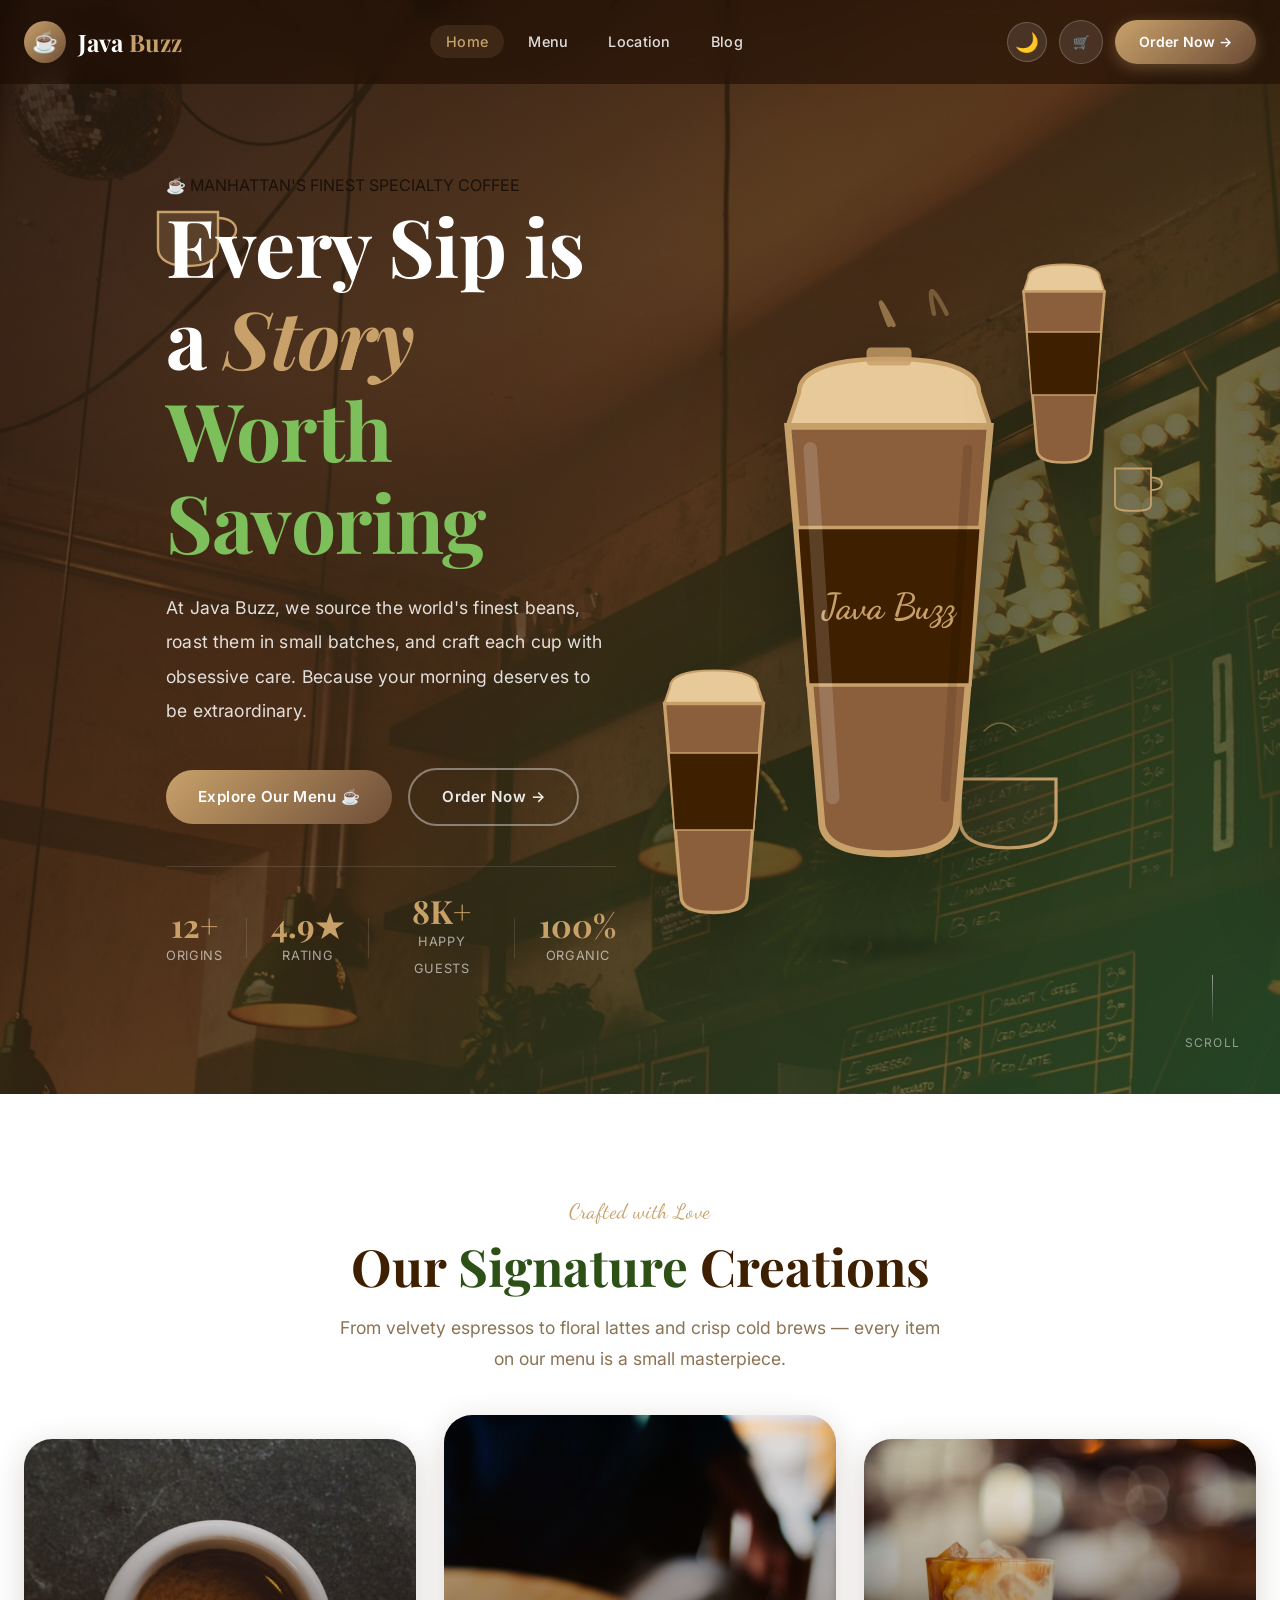
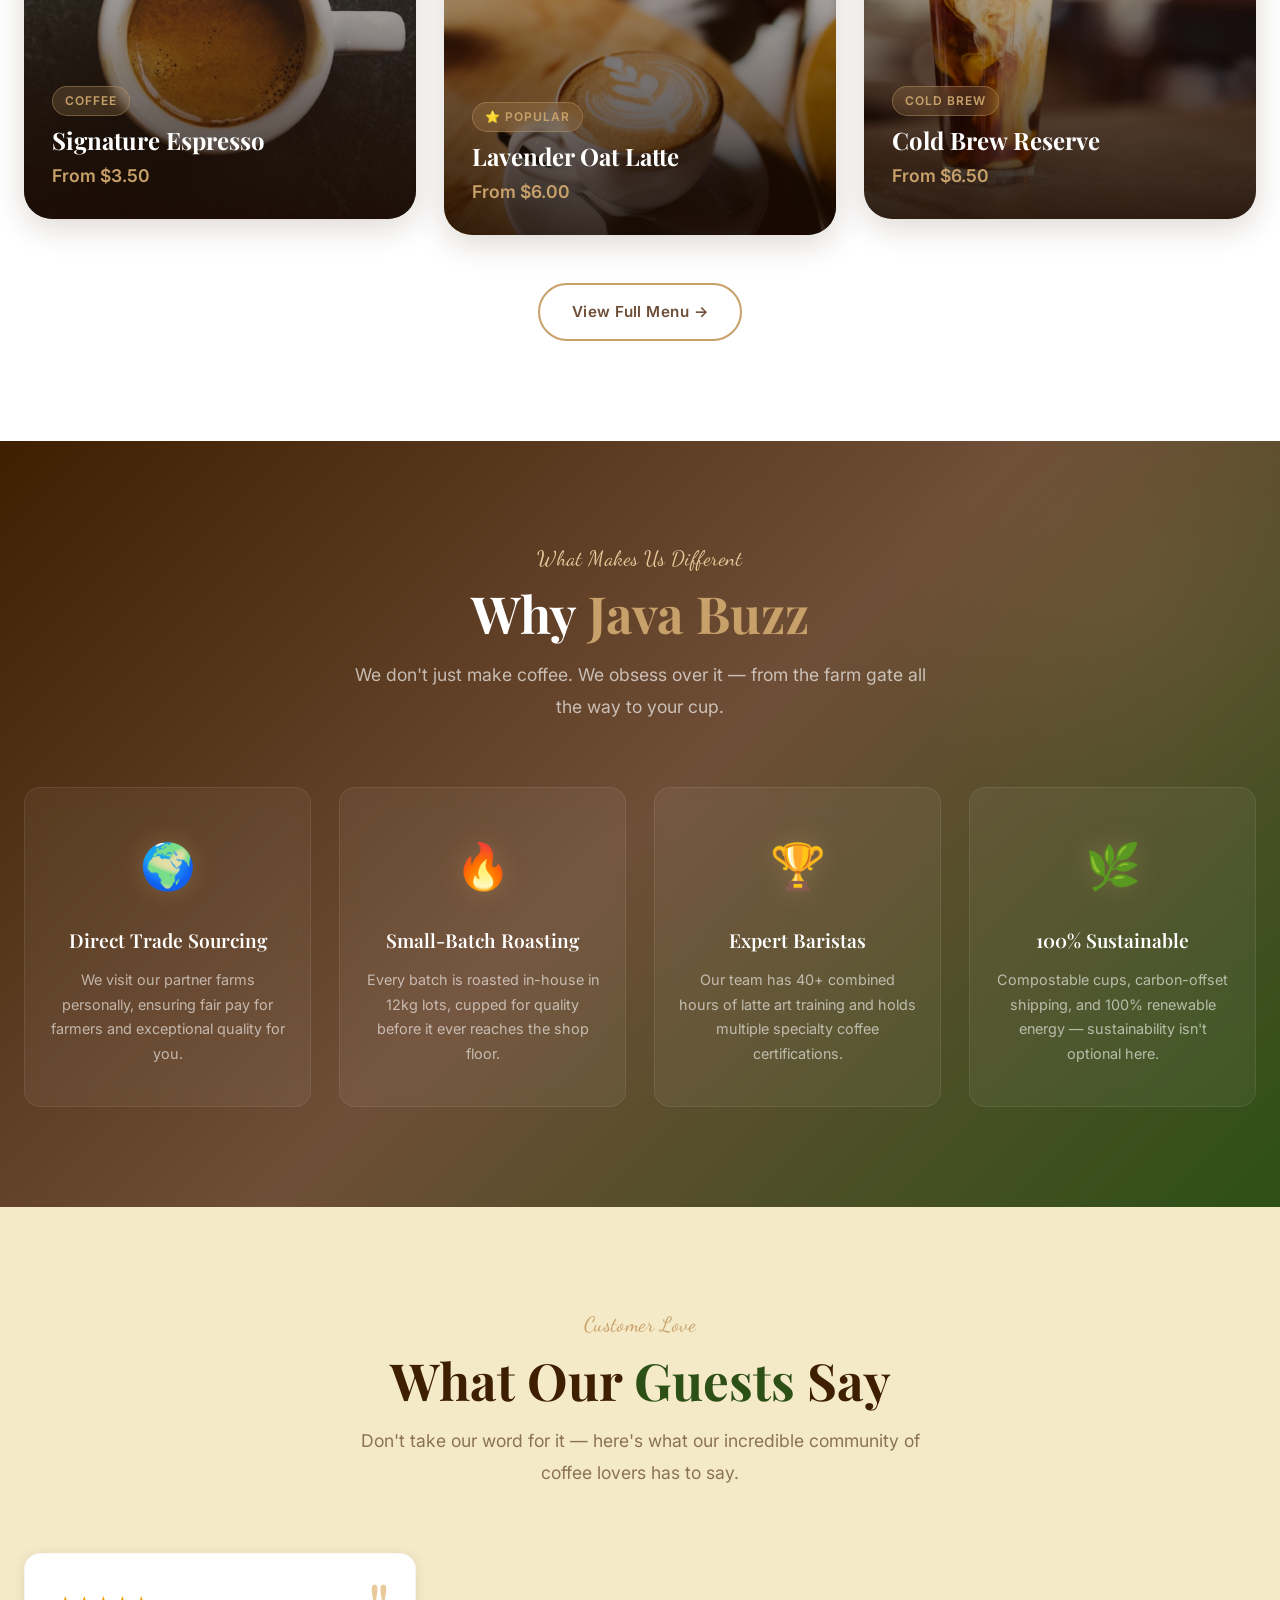
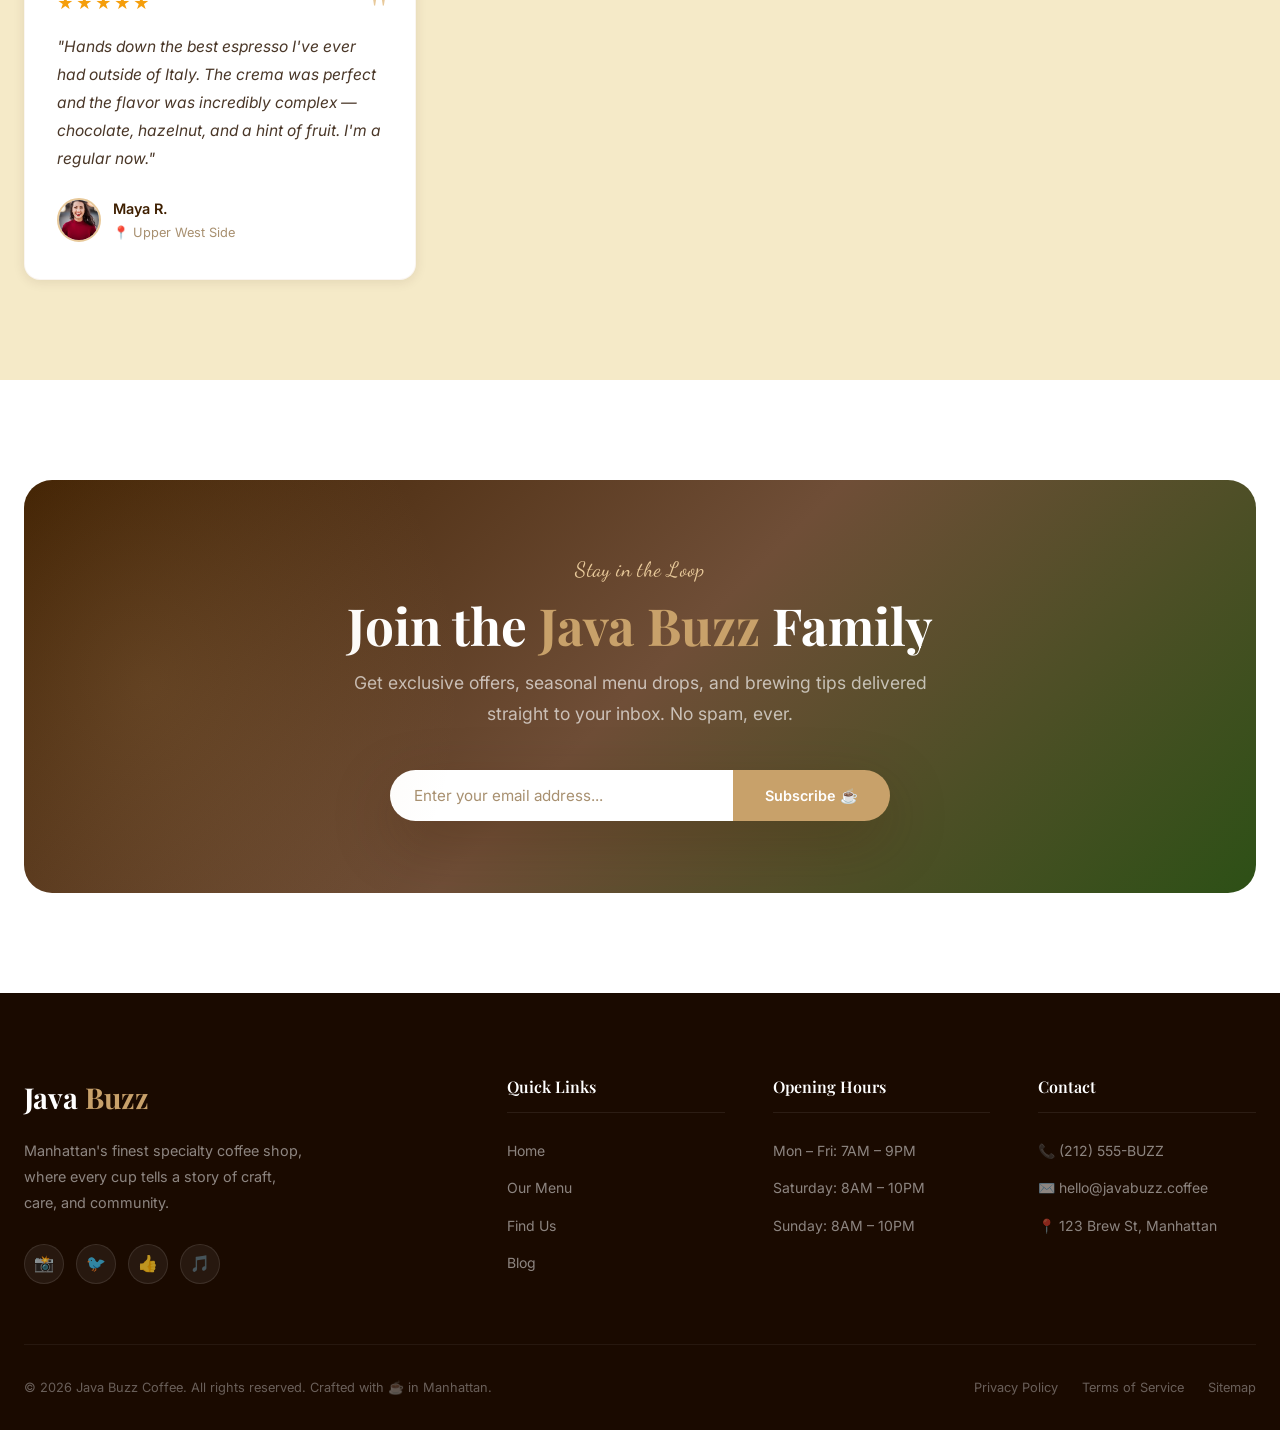
<file: index.html>
<!DOCTYPE html>
<html lang="en">

<head>
  <meta charset="UTF-8">
  <meta name="viewport" content="width=device-width, initial-scale=1.0">
  <title>Java Buzz – Premium Coffee Shop | Manhattan, NYC</title>
  <meta name="description"
    content="Java Buzz is Manhattan's finest specialty coffee shop. Enjoy expertly crafted espresso, single-origin pour-overs, and artisan pastries in a warm, inviting atmosphere. Order online today.">
  <meta name="keywords"
    content="Java Buzz, coffee shop, Manhattan, specialty coffee, espresso, latte, cold brew, artisan coffee, NYC coffee, online coffee order">
  <meta name="author" content="Java Buzz Coffee">
  <meta name="robots" content="index, follow">
  <meta property="og:title" content="Java Buzz – Premium Coffee Shop">
  <meta property="og:description"
    content="Manhattan's finest specialty coffee. Expertly crafted espresso, single-origin pour-overs, and artisan pastries.">
  <meta property="og:type" content="website">
  <meta property="og:url" content="https://www.javabuzz.coffee">
  <link rel="canonical" href="https://www.javabuzz.coffee">
  <link rel="stylesheet" href="css/style.css">
  <link rel="stylesheet" href="css/responsive.css">
  <link rel="stylesheet" href="css/order.css">
</head>

<body>

  <!-- Page Loader -->
  <div class="page-loader">
    <div class="loader-cups">
      <!-- Main Center Cups -->
      <div class="loader-cup cup-large">
        <svg viewBox="0 0 100 100" fill="none" xmlns="http://www.w3.org/2000/svg">
          <path d="M70 20 L75 18 H25 L30 20 L35 85 C35 90 40 95 50 95 C60 95 65 90 65 85 L70 20 Z"
            fill="var(--brown-light)" opacity="0.9" />
          <path d="M70 25 H85 C90 25 95 30 95 35 C95 40 90 45 85 45 H75" stroke="var(--brown-light)" stroke-width="3" />
        </svg>
      </div>
      <div class="loader-cup cup-medium">
        <svg viewBox="0 0 100 100" fill="none" xmlns="http://www.w3.org/2000/svg">
          <path d="M25 40 H75 V70 C75 80 65 85 50 85 C35 85 25 80 25 70 V40 Z" fill="var(--brown-medium)"
            opacity="0.8" />
          <path d="M75 45 C85 45 90 50 90 55 C90 60 85 65 75 65" stroke="var(--brown-medium)" stroke-width="3" />
        </svg>
      </div>

      <!-- Extra Spreading Cups -->
      <div class="loader-cup extra cup-v-small cup-pos-1">
        <svg viewBox="0 0 100 100" fill="none" xmlns="http://www.w3.org/2000/svg">
          <path d="M30 40 L35 85 C35 88 40 90 50 90 C60 90 65 88 65 85 L70 40 H30 Z" fill="var(--brown-pale)" />
        </svg>
      </div>
      <div class="loader-cup extra cup-medium cup-pos-2">
        <svg viewBox="0 0 100 100" fill="none" xmlns="http://www.w3.org/2000/svg">
          <path d="M25 40 H75 V70 C75 80 65 85 50 85 C35 85 25 80 25 70 V40 Z" fill="var(--brown-medium)" />
        </svg>
      </div>
      <div class="loader-cup extra cup-v-large cup-pos-3">
        <svg viewBox="0 0 100 100" fill="none" xmlns="http://www.w3.org/2000/svg">
          <path d="M70 20 L75 18 H25 L30 20 L35 85 C35 90 40 95 50 95 C60 95 65 90 65 85 L70 20 Z"
            fill="var(--brown-light)" />
        </svg>
      </div>
      <div class="loader-cup extra cup-v-large cup-pos-4">
        <svg viewBox="0 0 100 100" fill="none" xmlns="http://www.w3.org/2000/svg">
          <path d="M25 40 H75 V70 C75 80 65 85 50 85 C35 85 25 80 25 70 V40 Z" fill="var(--brown-dark)" />
        </svg>
      </div>
      <div class="loader-cup extra cup-medium cup-pos-5">
        <svg viewBox="0 0 100 100" fill="none" xmlns="http://www.w3.org/2000/svg">
          <path d="M75 45 C85 45 90 50 90 55 C90 60 85 65 75 65" stroke="var(--brown-light)" stroke-width="3" />
        </svg>
      </div>
      <div class="loader-cup extra cup-hero cup-pos-6">
        <svg viewBox="0 0 100 100" fill="none" xmlns="http://www.w3.org/2000/svg">
          <path d="M30 40 L35 85 C35 88 40 90 50 90 C60 90 65 88 65 85 L70 40 H30 Z" fill="var(--brown-medium)" />
        </svg>
      </div>
      <div class="loader-cup extra cup-v-large cup-pos-7">
        <svg viewBox="0 0 100 100" fill="none" xmlns="http://www.w3.org/2000/svg">
          <path d="M70 20 L75 18 H25 L30 20 L35 85 C35 90 40 95 50 95 C60 95 65 90 65 85 L70 20 Z"
            fill="var(--brown-pale)" />
        </svg>
      </div>
      <div class="loader-cup extra cup-medium cup-pos-8">
        <svg viewBox="0 0 100 100" fill="none" xmlns="http://www.w3.org/2000/svg">
          <path d="M25 40 H75 V70 C75 80 65 85 50 85 C35 85 25 80 25 70 V40 Z" fill="var(--brown-light)" />
        </svg>
      </div>
      <div class="loader-cup extra cup-hero cup-pos-9">
        <svg viewBox="0 0 100 100" fill="none" xmlns="http://www.w3.org/2000/svg">
          <path d="M70 20 L75 18 H25 L30 20 L35 85 C35 90 40 95 50 95 C60 95 65 90 65 85 L70 20 Z"
            fill="var(--brown-dark)" />
        </svg>
      </div>
      <div class="loader-cup extra cup-v-large cup-pos-10">
        <svg viewBox="0 0 100 100" fill="none" xmlns="http://www.w3.org/2000/svg">
          <path d="M30 40 L35 85 C35 88 40 90 50 90 C60 90 65 88 65 85 L70 40 H30 Z" fill="var(--brown-light)" />
        </svg>
      </div>
      <div class="loader-cup extra cup-medium cup-pos-11">
        <svg viewBox="0 0 100 100" fill="none" xmlns="http://www.w3.org/2000/svg">
          <path d="M25 40 H75 V70 C75 80 65 85 50 85 C35 85 25 80 25 70 V40 Z" fill="var(--brown-pale)" />
        </svg>
      </div>
      <div class="loader-cup extra cup-hero cup-pos-12">
        <svg viewBox="0 0 100 100" fill="none" xmlns="http://www.w3.org/2000/svg">
          <path d="M70 20 L75 18 H25 L30 20 L35 85 C35 90 40 95 50 95 C60 95 65 90 65 85 L70 20 Z"
            fill="var(--brown-medium)" />
        </svg>
      </div>
    </div>
    <div class="loader-content">
      <div class="loader-bar">
        <div class="loader-fill"></div>
      </div>
      <div class="loader-text">Loading Excellence</div>
    </div>
  </div>

  <!-- Navbar -->
  <nav class="navbar" role="navigation" aria-label="Main navigation">
    <div class="container">
      <a href="index.html" class="navbar-logo" aria-label="Java Buzz Home">
        <div class="logo-icon">☕</div>
        <span class="logo-text">Java <span>Buzz</span></span>
      </a>
      <ul class="navbar-nav" role="list">
        <li><a href="index.html" class="nav-link active">Home</a></li>
        <li><a href="menu.html" class="nav-link">Menu</a></li>
        <li><a href="location.html" class="nav-link">Location</a></li>
        <li><a href="blog.html" class="nav-link">Blog</a></li>
      </ul>
      <div class="navbar-actions" style="display:flex; align-items:center; gap:12px;">
        <button class="theme-toggle" id="theme-toggle" aria-label="Toggle theme">
          <span class="theme-icon">🌙</span>
        </button>
        <button class="cart-nav-btn" aria-label="Open cart">
          <span>🛒</span>
          <span class="cart-badge">0</span>
        </button>
        <a href="#" class="navbar-order" data-order-modal="true">Order Now →</a>
      </div>
      <button class="hamburger" aria-label="Toggle navigation menu" aria-expanded="false">
        <span></span><span></span><span></span>
      </button>
    </div>
  </nav>

  <!-- Mobile Menu -->
  <div class="mobile-menu" role="dialog" aria-modal="true" aria-label="Mobile navigation">
    <ul role="list">
      <li><a href="index.html" class="nav-link">Home</a></li>
      <li><a href="menu.html" class="nav-link">Menu</a></li>
      <li><a href="location.html" class="nav-link">Location</a></li>
      <li><a href="blog.html" class="nav-link">Blog</a></li>
    </ul>
    <a href="#" class="navbar-order" data-order-modal="true">Order Now →</a>
  </div>


  <!-- Hero Section -->
  <section class="hero" id="hero" aria-label="Hero banner">
    <div class="hero-bg" role="img" aria-label="Coffee shop atmosphere"></div>
    <div class="hero-overlay"></div>
    <div class="hero-particles"></div>

    <!-- Floating Cup Elements -->
    <div class="hero-floating-elements" aria-hidden="true">
      <div class="floating-cup cup-1">
        <svg viewBox="0 0 100 100" fill="none" xmlns="http://www.w3.org/2000/svg">
          <path d="M25 40 H75 V70 C75 80 65 85 50 85 C35 85 25 80 25 70 V40 Z" fill="rgba(200, 161, 106, 0.2)"
            stroke="var(--brown-light)" stroke-width="2" />
          <path d="M75 45 C85 45 90 50 90 55 C90 60 85 65 75 65" stroke="var(--brown-light)" stroke-width="2" />
          <path d="M40 20 Q50 10 60 20" stroke="var(--brown-light)" stroke-width="1.5" stroke-linecap="round"
            opacity="0.6">
            <animate attributeName="d" values="M40 20 Q50 10 60 20;M40 20 Q30 10 40 20;M40 20 Q50 10 60 20" dur="3s"
              repeatCount="indefinite" />
          </path>
        </svg>
      </div>
      <div class="floating-cup cup-2">
        <svg viewBox="0 0 100 100" fill="none" xmlns="http://www.w3.org/2000/svg">
          <path d="M20 45 H80 V70 C80 82 70 88 50 88 C30 88 20 82 20 70 V45 Z" fill="rgba(111, 78, 55, 0.15)"
            stroke="var(--brown-light)" stroke-width="2" />
          <path d="M35 15 Q45 5 55 15" stroke="var(--brown-light)" stroke-width="1" stroke-linecap="round"
            opacity="0.4">
            <animate attributeName="opacity" values="0.2;0.6;0.2" dur="4s" repeatCount="indefinite" />
          </path>
        </svg>
      </div>
      <div class="floating-cup cup-3">
        <svg viewBox="0 0 100 100" fill="none" xmlns="http://www.w3.org/2000/svg">
          <path d="M30 35 H70 V75 C70 80 65 82 50 82 C35 82 30 80 30 75 V35 Z" fill="rgba(255, 255, 255, 0.05)"
            stroke="var(--brown-light)" stroke-width="2" />
          <path d="M70 45 C78 45 82 48 82 52 C82 56 78 59 70 59" stroke="var(--brown-light)" stroke-width="2" />
        </svg>
      </div>
    </div>
    <div class="container">
      <div class="hero-flex-container">
        <div class="hero-content">
          <div class="hero-badge"><span>☕</span> MANHATTAN'S FINEST SPECIALTY COFFEE</div>
          <h1 class="hero-title">
            Every Sip is a
            <em class="highlight">Story</em>
            <span class="green-text">Worth Savoring</span>
          </h1>
          <p class="hero-desc">
            At Java Buzz, we source the world's finest beans, roast them in small batches, and craft each cup with
            obsessive care. Because your morning deserves to be extraordinary.
          </p>
          <div class="hero-actions">
            <a href="menu.html" class="btn btn-primary" id="explore-menu-btn">Explore Our Menu ☕</a>
            <a href="#" class="btn btn-outline" data-order-modal="true" id="order-now-btn"
              style="color:rgba(255,255,255,0.9); border-color:rgba(255,255,255,0.4);">
              Order Now →
            </a>
          </div>
          <div class="hero-stats">
            <div class="hero-stat">
              <span class="value">12+</span>
              <span class="label">Origins</span>
            </div>
            <div class="hero-stat-divider"></div>
            <div class="hero-stat">
              <span class="value">4.9★</span>
              <span class="label">Rating</span>
            </div>
            <div class="hero-stat-divider"></div>
            <div class="hero-stat">
              <span class="value">8K+</span>
              <span class="label">Happy Guests</span>
            </div>
            <div class="hero-stat-divider"></div>
            <div class="hero-stat">
              <span class="value">100%</span>
              <span class="label">Organic</span>
            </div>
          </div>
        </div>

        <!-- Large Floating Coffee Cup Side -->
        <div class="hero-image-side">
          <div class="main-floating-cup">
            <svg viewBox="0 0 200 300" fill="none" xmlns="http://www.w3.org/2000/svg">
              <!-- Steam -->
              <g class="steam-container">
                <path class="steam-path" d="M100 40 Q110 20 120 40" stroke="var(--brown-light)" stroke-width="2"
                  stroke-linecap="round" opacity="0.6">
                  <animate attributeName="d"
                    values="M100 40 Q110 20 120 40;M100 40 Q90 20 100 40;M100 40 Q110 20 120 40" dur="4s"
                    repeatCount="indefinite" />
                </path>
                <path class="steam-path" d="M120 35 Q130 15 140 35" stroke="var(--brown-light)" stroke-width="2"
                  stroke-linecap="round" opacity="0.4">
                  <animate attributeName="d"
                    values="M120 35 Q130 15 140 35;M120 35 Q110 15 120 35;M120 35 Q130 15 140 35" dur="5s"
                    repeatCount="indefinite" />
                </path>
              </g>
              <!-- Lid -->
              <path d="M60 70 C60 62 70 55 100 55 C130 55 140 62 140 70 L145 85 H55 L60 70 Z" fill="var(--brown-pale)"
                stroke="var(--brown-light)" stroke-width="2" />
              <rect x="90" y="50" width="20" height="8" rx="2" fill="var(--brown-light)" opacity="0.8" />
              <!-- Cup Body -->
              <path d="M55 85 L70 260 C70 270 80 275 100 275 C120 275 130 270 130 260 L145 85 H55 Z"
                fill="var(--brown-medium)" stroke="var(--brown-light)" stroke-width="3" />
              <!-- Cup Sleeve -->
              <path d="M59 130 L64 200 H136 L141 130 H59 Z" fill="var(--brown-dark)" stroke="var(--brown-light)"
                stroke-width="1.5" />
              <text x="100" y="170" text-anchor="middle" fill="var(--brown-light)" font-family="Dancing Script, cursive"
                font-weight="bold" font-size="16">Java Buzz</text>
              <!-- Shine/Details -->
              <path d="M65 95 L75 250" stroke="rgba(255,255,255,0.15)" stroke-width="6" stroke-linecap="round" />
              <path d="M135 95 L125 250" stroke="rgba(0,0,0,0.1)" stroke-width="4" stroke-linecap="round" />
            </svg>
            <div class="cup-shadow"></div>
          </div>

          <!-- Secondary Floating Cups -->
          <div class="floating-cup-secondary cup-sub-1">
            <svg viewBox="0 0 200 300" fill="none" xmlns="http://www.w3.org/2000/svg">
              <path d="M60 70 C60 62 70 55 100 55 C130 55 140 62 140 70 L145 85 H55 L60 70 Z" fill="var(--brown-pale)"
                stroke="var(--brown-light)" stroke-width="2" />
              <path d="M55 85 L70 260 C70 270 80 275 100 275 C120 275 130 270 130 260 L145 85 H55 Z"
                fill="var(--brown-medium)" stroke="var(--brown-light)" stroke-width="3" />
              <path d="M59 130 L64 200 H136 L141 130 H59 Z" fill="var(--brown-dark)" stroke="var(--brown-light)"
                stroke-width="1.5" />
            </svg>
          </div>
          <div class="floating-cup-secondary cup-sub-2">
            <svg viewBox="0 0 200 300" fill="none" xmlns="http://www.w3.org/2000/svg">
              <path d="M60 70 C60 62 70 55 100 55 C130 55 140 62 140 70 L145 85 H55 L60 70 Z" fill="var(--brown-pale)"
                stroke="var(--brown-light)" stroke-width="2" />
              <path d="M55 85 L70 260 C70 270 80 275 100 275 C120 275 130 270 130 260 L145 85 H55 Z"
                fill="var(--brown-medium)" stroke="var(--brown-light)" stroke-width="3" />
              <path d="M59 130 L64 200 H136 L141 130 H59 Z" fill="var(--brown-dark)" stroke="var(--brown-light)"
                stroke-width="1.5" />
            </svg>
          </div>
        </div>
      </div>
    </div>
    <div class="hero-scroll" aria-hidden="true">
      <div class="scroll-line"></div>
      <span>Scroll</span>
    </div>
  </section>

  <!-- Featured Menu Section -->
  <section class="section featured" id="featured" aria-label="Featured menu items">
    <div class="container">
      <div class="section-header">
        <span class="section-label">Crafted with Love</span>
        <h2 class="section-title">Our <span>Signature</span> Creations</h2>
        <p class="section-subtitle">From velvety espressos to floral lattes and crisp cold brews — every item on our
          menu is a small masterpiece.</p>
      </div>
      <div class="featured-grid">
        <div class="featured-card animate-on-scroll" id="featured-espresso">
          <img class="featured-card-img" src="images/blog-espresso-pull.jpg" alt="Signature Espresso" loading="lazy">
          <div class="featured-card-overlay">
            <span class="featured-card-tag">Coffee</span>
            <h3 class="featured-card-title">Signature Espresso</h3>
            <p class="featured-card-price">From $3.50</p>
          </div>
        </div>
        <div class="featured-card animate-on-scroll" id="featured-latte" style="height:420px; margin-top:-24px;">
          <img class="featured-card-img" src="images/blog-latte-art.jpg" alt="Lavender Oat Latte" loading="lazy">
          <div class="featured-card-overlay">
            <span class="featured-card-tag">⭐ Popular</span>
            <h3 class="featured-card-title">Lavender Oat Latte</h3>
            <p class="featured-card-price">From $6.00</p>
          </div>
        </div>
        <div class="featured-card animate-on-scroll" id="featured-brew">
          <img class="featured-card-img" src="images/blog-cold-brew.jpg" alt="Cold Brew Reserve" loading="lazy">
          <div class="featured-card-overlay">
            <span class="featured-card-tag">Cold Brew</span>
            <h3 class="featured-card-title">Cold Brew Reserve</h3>
            <p class="featured-card-price">From $6.50</p>
          </div>
        </div>
      </div>
      <div style="text-align:center; margin-top:48px;">
        <a href="menu.html" class="btn btn-outline" id="view-full-menu-btn">View Full Menu →</a>
      </div>
    </div>
  </section>

  <!-- Why Us Section -->
  <section class="section why-us" id="why-us" aria-label="Why choose Java Buzz">
    <div class="container">
      <div class="section-header">
        <span class="section-label">What Makes Us Different</span>
        <h2 class="section-title">Why <span>Java Buzz</span></h2>
        <p class="section-subtitle">We don't just make coffee. We obsess over it — from the farm gate all the way to
          your cup.</p>
      </div>
      <div class="why-grid">
        <div class="why-card animate-on-scroll" id="why-sourcing">
          <span class="why-card-icon">🌍</span>
          <h3 class="why-card-title">Direct Trade Sourcing</h3>
          <p class="why-card-desc">We visit our partner farms personally, ensuring fair pay for farmers and exceptional
            quality for you.</p>
        </div>
        <div class="why-card animate-on-scroll" id="why-roasting">
          <span class="why-card-icon">🔥</span>
          <h3 class="why-card-title">Small-Batch Roasting</h3>
          <p class="why-card-desc">Every batch is roasted in-house in 12kg lots, cupped for quality before it ever
            reaches the shop floor.</p>
        </div>
        <div class="why-card animate-on-scroll" id="why-baristas">
          <span class="why-card-icon">🏆</span>
          <h3 class="why-card-title">Expert Baristas</h3>
          <p class="why-card-desc">Our team has 40+ combined hours of latte art training and holds multiple specialty
            coffee certifications.</p>
        </div>
        <div class="why-card animate-on-scroll" id="why-sustainability">
          <span class="why-card-icon">🌿</span>
          <h3 class="why-card-title">100% Sustainable</h3>
          <p class="why-card-desc">Compostable cups, carbon-offset shipping, and 100% renewable energy — sustainability
            isn't optional here.</p>
        </div>
      </div>
    </div>
  </section>

  <!-- Testimonials Section -->
  <section class="section testimonials" id="testimonials" aria-label="Customer reviews">
    <div class="container">
      <div class="section-header">
        <span class="section-label">Customer Love</span>
        <h2 class="section-title">What Our <span>Guests</span> Say</h2>
        <p class="section-subtitle">Don't take our word for it — here's what our incredible community of coffee lovers
          has to say.</p>
      </div>
      <div class="testimonials-grid">
        <div class="testimonial-card animate-on-scroll" id="testimonial-1">
          <div class="stars">★★★★★</div>
          <p class="testimonial-text">"Hands down the best espresso I've ever had outside of Italy. The crema was
            perfect and the flavor was incredibly complex — chocolate, hazelnut, and a hint of fruit. I'm a regular
            now."</p>
          <div class="testimonial-author">
            <img class="testimonial-avatar" src="images/avatar-maya.jpg" alt="Maya R." loading="lazy">
            <div>
              <div class="testimonial-name">Maya R.</div>
              <div class="testimonial-location">📍 Upper West Side</div>
            </div>
          </div>
        </div>
        <div class="testimonial-card animate-on-scroll" id="testimonial-2">
          <div class="stars">★★★★★</div>
          <p class="testimonial-text">"The Lavender Oat Latte is absolutely transcendent. The floral notes are delicate,
            not overpowering, and the oat milk is steamed to silk. Java Buzz has completely ruined café lattes
            everywhere else for me."</p>
          <div class="testimonial-author">
            <img class="testimonial-avatar" src="images/avatar-james.jpg" alt="James T." loading="lazy">
            <div>
              <div class="testimonial-name">James T.</div>
              <div class="testimonial-location">📍 SoHo</div>
            </div>
          </div>
        </div>
        <div class="testimonial-card animate-on-scroll" id="testimonial-3">
          <div class="stars">★★★★★</div>
          <p class="testimonial-text">"The aesthetic of the place alone is worth visiting, but the Ethiopian pour-over
            is what keeps me coming back weekly. Complex, bright, and everything I want on a Friday morning. Love this
            place."</p>
          <div class="testimonial-author">
            <img class="testimonial-avatar" src="images/avatar-sofia.jpg" alt="Sofia L." loading="lazy">
            <div>
              <div class="testimonial-name">Sofia L.</div>
              <div class="testimonial-location">📍 Brooklyn</div>
            </div>
          </div>
        </div>
      </div>
    </div>
  </section>

  <!-- Newsletter Section -->
  <section class="section newsletter" id="newsletter" aria-label="Newsletter signup">
    <div class="container">
      <div class="newsletter-box">
        <span class="section-label">Stay in the Loop</span>
        <h2 class="section-title">Join the <span style="color:var(--brown-light)">Java Buzz</span> Family</h2>
        <p class="section-subtitle">Get exclusive offers, seasonal menu drops, and brewing tips delivered straight to
          your inbox. No spam, ever.</p>
        <form class="newsletter-form" id="newsletter-form" novalidate>
          <input type="email" placeholder="Enter your email address..." aria-label="Email address" required>
          <button type="submit">Subscribe ☕</button>
        </form>
      </div>
    </div>
  </section>

  <!-- Footer -->
  <footer class="footer" role="contentinfo">
    <div class="container">
      <div class="footer-grid">
        <div class="footer-brand">
          <span class="logo-text">Java <span>Buzz</span></span>
          <p>Manhattan's finest specialty coffee shop, where every cup tells a story of craft, care, and community.</p>
          <div class="footer-socials">
            <a href="#" class="social-link" aria-label="Instagram">📸</a>
            <a href="#" class="social-link" aria-label="Twitter/X">🐦</a>
            <a href="#" class="social-link" aria-label="Facebook">👍</a>
            <a href="#" class="social-link" aria-label="TikTok">🎵</a>
          </div>
        </div>
        <div class="footer-col">
          <h4>Quick Links</h4>
          <ul>
            <li><a href="index.html">Home</a></li>
            <li><a href="menu.html">Our Menu</a></li>
            <li><a href="location.html">Find Us</a></li>
            <li><a href="blog.html">Blog</a></li>
          </ul>
        </div>
        <div class="footer-col">
          <h4>Opening Hours</h4>
          <ul>
            <li><a>Mon – Fri: 7AM – 9PM</a></li>
            <li><a>Saturday: 8AM – 10PM</a></li>
            <li><a>Sunday: 8AM – 10PM</a></li>
          </ul>
        </div>
        <div class="footer-col">
          <h4>Contact</h4>
          <ul>
            <li><a href="tel:+12125558299">📞 (212) 555-BUZZ</a></li>
            <li><a href="mailto:hello@javabuzz.coffee">✉️ hello@javabuzz.coffee</a></li>
            <li><a href="location.html">📍 123 Brew St, Manhattan</a></li>
          </ul>
        </div>
      </div>
      <div class="footer-bottom">
        <p>© 2026 Java Buzz Coffee. All rights reserved. Crafted with ☕ in Manhattan.</p>
        <div class="footer-bottom-links">
          <a href="#">Privacy Policy</a>
          <a href="#">Terms of Service</a>
          <a href="sitemap.xml">Sitemap</a>
        </div>
      </div>
    </div>
  </footer>



  <!-- Back to Top -->
  <button class="back-to-top" aria-label="Back to top">↑</button>

  <!-- Cart UI -->
  <div class="cart-overlay" id="cart-overlay"></div>
  <div class="cart-panel" id="cart-panel">
    <div class="cart-header">
      <h3>Your Cart</h3>
      <button class="cart-close-btn" id="cart-close-btn">✕</button>
    </div>
    <div class="cart-body" id="cart-panel-body">
      <!-- Cart items injected by JS -->
    </div>
    <div class="cart-footer" id="cart-panel-footer">
      <!-- Cart summary injected by JS -->
    </div>
  </div>

  <script src="js/main.js"></script>
  <script src="js/cart.js"></script>
  <script src="js/order.js"></script>
</body>

</html>
</file>
<file: css/style.css>
/* ===========================
   JAVA BUZZ - MAIN STYLESHEET
   =========================== */

/* --- Google Fonts Import --- */
@import url('https://fonts.googleapis.com/css2?family=Playfair+Display:ital,wght@0,400;0,600;0,700;1,400&family=Inter:wght@300;400;500;600&family=Dancing+Script:wght@700&display=swap');

/* --- CSS Custom Properties --- */
:root {
  /* Color Palette - Warm Brown & Green */
  --brown-darkest: #1a0a00;
  --brown-dark: #3E1F00;
  --brown-primary: #6F4E37;
  --brown-medium: #8B5E3C;
  --brown-light: #C8A16A;
  --brown-pale: #E8C99A;

  --green-dark: #1a3009;
  --green-primary: #2D5016;
  --green-medium: #4A7C23;
  --green-light: #7DBF5B;
  --green-pale: #C1E6A0;

  --cream: #FDF6E3;
  --cream-dark: #F5EAC8;
  --white: #FFFFFF;
  --text-dark: #1C1009;
  --text-medium: #4A3728;
  --text-light: #8B7355;
  --text-muted: #A89070;

  /* Gradients */
  --gradient-hero: linear-gradient(135deg, rgba(26, 10, 0, 0.85) 0%, rgba(62, 31, 0, 0.70) 50%, rgba(45, 80, 22, 0.60) 100%);
  --gradient-card: linear-gradient(180deg, transparent 0%, rgba(26, 10, 0, 0.85) 100%);
  --gradient-warm: linear-gradient(135deg, #3E1F00 0%, #6F4E37 50%, #2D5016 100%);
  --gradient-btn: linear-gradient(135deg, #C8A16A 0%, #6F4E37 100%);

  /* Typography */
  --font-display: 'Playfair Display', serif;
  --font-body: 'Inter', sans-serif;
  --font-script: 'Dancing Script', cursive;

  /* Spacing */
  --section-py: 100px;
  --container-max: 1300px;
  --radius-sm: 8px;
  --radius-md: 16px;
  --radius-lg: 28px;
  --radius-full: 9999px;

  /* Shadows */
  --shadow-sm: 0 2px 12px rgba(62, 31, 0, 0.10);
  --shadow-md: 0 8px 32px rgba(62, 31, 0, 0.18);
  --shadow-lg: 0 20px 60px rgba(62, 31, 0, 0.25);
  --shadow-glow: 0 0 40px rgba(200, 161, 106, 0.25);

  /* Transitions */
  --transition: all 0.35s cubic-bezier(0.4, 0, 0.2, 1);
  --transition-fast: all 0.18s ease;
}

/* --- Dark Theme Palette (Elite Espresso) --- */
[data-theme='dark'] {
  --brown-darkest: #0c0805;
  /* Deep Roasted Bean */
  --brown-dark: #140d07;
  --brown-medium: #8B5E3C;
  --brown-light: #D4AF37;
  /* Muted Gold Accent */
  --brown-pale: #2a180b;

  --green-dark: #0d1a04;
  --green-primary: #7DBF5B;
  --green-medium: #C1E6A0;

  --cream: #0c0805;
  --cream-dark: #1a120b;
  --white: #140d07;
  --text-dark: #F6E6D5;
  /* Soft Almond Cream */
  --text-medium: #D4B483;
  --text-light: #A89070;
  --text-muted: #8B7355;

  --gradient-hero: linear-gradient(135deg, rgba(12, 8, 5, 0.98) 0%, rgba(30, 20, 10, 0.85) 100%);
  --shadow-sm: 0 2px 12px rgba(0, 0, 0, 0.5);
  --shadow-md: 0 8px 32px rgba(0, 0, 0, 0.7);
  --shadow-lg: 0 20px 60px rgba(0, 0, 0, 0.9);
}

/* Explicit Dark Mode Contrast Adjustments */
[data-theme='dark'] h1,
[data-theme='dark'] h2,
[data-theme='dark'] h3,
[data-theme='dark'] h4,
[data-theme='dark'] .section-title,
[data-theme='dark'] .logo-text,
[data-theme='dark'] .hero-title,
[data-theme='dark'] .navbar-nav .nav-link,
[data-theme='dark'] .btn-white {
  color: var(--text-dark) !important;
}

[data-theme='dark'] .section-label,
[data-theme='dark'] .section-title span {
  color: var(--brown-light) !important;
}

[data-theme='dark'] .footer-brand .logo-text,
[data-theme='dark'] .footer-col h4,
[data-theme='dark'] .page-hero .section-title,
[data-theme='dark'] .modal-header h3,
[data-theme='dark'] .cart-panel-header h3,
[data-theme='dark'] .loader-logo {
  color: var(--text-dark) !important;
}

[data-theme='dark'] .page-loader {
  background-color: var(--brown-darkest) !important;
}

[data-theme='dark'] .loader-bar {
  background: rgba(246, 230, 213, 0.2) !important;
}

/* --- Keyframes & Micro-animations --- */
@keyframes steam {
  0% {
    transform: translateY(0) scale(1) rotate(0deg);
    opacity: 0;
  }

  20% {
    opacity: 0.8;
  }

  50% {
    transform: translateY(-15px) scale(1.2) rotate(5deg);
    opacity: 0.5;
  }

  80% {
    opacity: 0.2;
  }

  100% {
    transform: translateY(-30px) scale(1.5) rotate(-5deg);
    opacity: 0;
  }
}

@keyframes float {

  0%,
  100% {
    transform: translateY(0);
  }

  50% {
    transform: translateY(-6px);
  }
}

@keyframes pulse-glow {

  0%,
  100% {
    box-shadow: 0 0 20px rgba(200, 161, 106, 0.2);
  }

  50% {
    box-shadow: 0 0 40px rgba(200, 161, 106, 0.4);
  }
}

/* --- Reset & Base --- */
*,
*::before,
*::after {
  box-sizing: border-box;
  margin: 0;
  padding: 0;
}

html {
  scroll-behavior: smooth;
  font-size: 16px;
}

body {
  font-family: var(--font-body);
  background-color: var(--cream);
  color: var(--text-dark);
  line-height: 1.7;
  overflow-x: hidden;
}

img {
  max-width: 100%;
  display: block;
}

a {
  text-decoration: none;
  color: inherit;
}

ul {
  list-style: none;
}

button {
  cursor: pointer;
  border: none;
  background: none;
  font-family: inherit;
}

input,
textarea,
select {
  font-family: inherit;
}

/* --- Utility Classes --- */
.container {
  max-width: var(--container-max);
  margin: 0 auto;
  padding: 0 24px;
}

.section {
  padding: var(--section-py) 0;
}

.section-label {
  font-family: var(--font-script);
  font-size: 1.3rem;
  color: var(--brown-light);
  display: block;
  margin-bottom: 8px;
  letter-spacing: 0.02em;
}

.section-title {
  font-family: var(--font-display);
  font-size: clamp(2rem, 4vw, 3.2rem);
  font-weight: 700;
  color: var(--brown-dark);
  line-height: 1.15;
  margin-bottom: 16px;
}

.section-title span {
  color: var(--green-primary);
}

.section-subtitle {
  font-size: 1.1rem;
  color: var(--text-light);
  max-width: 600px;
  line-height: 1.8;
}

.section-header {
  text-align: center;
  margin-bottom: 64px;
}

.section-header .section-subtitle {
  margin: 0 auto;
}

/* --- Buttons --- */
.btn {
  display: inline-flex;
  align-items: center;
  gap: 8px;
  padding: 14px 32px;
  border-radius: var(--radius-full);
  font-size: 0.95rem;
  font-weight: 600;
  letter-spacing: 0.03em;
  transition: var(--transition);
  position: relative;
  overflow: hidden;
}

.btn::before {
  content: '';
  position: absolute;
  inset: 0;
  background: rgba(255, 255, 255, 0.12);
  opacity: 0;
  transition: var(--transition);
}

.btn:hover::before {
  opacity: 1;
}

.btn-primary {
  background: var(--gradient-btn);
  color: var(--white);
  box-shadow: var(--shadow-md);
}

.btn-primary:hover {
  transform: translateY(-2px);
  box-shadow: var(--shadow-lg), var(--shadow-glow);
}

.btn-outline {
  border: 2px solid var(--brown-light);
  color: var(--brown-primary);
  background: transparent;
}

.btn-outline:hover {
  background: var(--brown-primary);
  color: var(--white);
  border-color: var(--brown-primary);
  transform: translateY(-2px);
}

.btn-white {
  background: var(--white);
  color: var(--brown-dark);
  box-shadow: var(--shadow-md);
}

.btn-white:hover {
  transform: translateY(-3px);
  box-shadow: var(--shadow-lg);
}

.btn-sm {
  padding: 10px 22px;
  font-size: 0.875rem;
}

/* --- Navbar --- */
.navbar {
  position: fixed;
  top: 0;
  left: 0;
  right: 0;
  z-index: 999;
  padding: 20px 0;
  transition: var(--transition);
  background: rgba(26, 10, 0, 0.55);
  backdrop-filter: blur(10px);
  -webkit-backdrop-filter: blur(10px);
}


.navbar .container {
  display: flex;
  align-items: center;
  justify-content: space-between;
  gap: 32px;
}

.navbar-logo {
  display: flex;
  align-items: center;
  gap: 12px;
}

.navbar-logo .logo-icon {
  width: 42px;
  height: 42px;
  background: var(--gradient-btn);
  border-radius: 50%;
  display: flex;
  align-items: center;
  justify-content: center;
  font-size: 1.3rem;
  flex-shrink: 0;
  position: relative;
}

.navbar-logo .logo-icon::after {
  content: '♨️';
  position: absolute;
  top: -12px;
  font-size: 0.8rem;
  opacity: 0;
  animation: steam 3s infinite;
}

.navbar-logo .logo-text {
  font-family: var(--font-display);
  font-size: 1.5rem;
  font-weight: 700;
  color: var(--white);
  line-height: 1;
}

.navbar-logo .logo-text span {
  color: var(--brown-light);
}

.navbar-nav {
  display: flex;
  align-items: center;
  gap: 8px;
}

.nav-link {
  color: rgba(255, 255, 255, 0.85);
  font-size: 0.9rem;
  font-weight: 500;
  padding: 8px 16px;
  border-radius: var(--radius-full);
  transition: var(--transition-fast);
  letter-spacing: 0.02em;
}

.nav-link:hover,
.nav-link.active {
  color: var(--brown-light);
  background: rgba(200, 161, 106, 0.12);
}

.navbar-order {
  padding: 10px 24px;
  background: var(--gradient-btn);
  color: var(--white);
  border-radius: var(--radius-full);
  font-size: 0.875rem;
  font-weight: 600;
  transition: var(--transition);
  box-shadow: 0 4px 16px rgba(200, 161, 106, 0.35);
}

.navbar-order:hover {
  transform: translateY(-2px);
  box-shadow: 0 8px 24px rgba(200, 161, 106, 0.5);
}

.theme-toggle {
  width: 40px;
  height: 40px;
  border-radius: 50%;
  display: flex;
  align-items: center;
  justify-content: center;
  font-size: 1.2rem;
  background: rgba(255, 255, 255, 0.1);
  color: var(--white);
  border: 1px solid rgba(255, 255, 255, 0.2);
  transition: var(--transition-fast);
}

.theme-toggle:hover {
  background: rgba(255, 255, 255, 0.2);
  transform: rotate(15deg);
}

[data-theme='dark'] .theme-toggle {
  background: rgba(200, 161, 106, 0.2);
  color: var(--brown-light);
  border-color: rgba(200, 161, 106, 0.4);
}

.hamburger {
  display: none;
  flex-direction: column;
  gap: 5px;
  padding: 8px;
  cursor: pointer;
}

.mobile-menu {
  display: none;
}

.hamburger span {
  display: block;
  width: 24px;
  height: 2px;
  background: var(--white);
  border-radius: 2px;
  transition: var(--transition);
}

.hamburger.active span:nth-child(1) {
  transform: translateY(7px) rotate(45deg);
}

.hamburger.active span:nth-child(2) {
  opacity: 0;
  transform: scaleX(0);
}

.hamburger.active span:nth-child(3) {
  transform: translateY(-7px) rotate(-45deg);
}

/* --- Hero Section --- */
.hero {
  position: relative;
  min-height: 100vh;
  display: flex;
  align-items: center;
  overflow: hidden;
  padding-top: 140px;
  padding-bottom: 80px;
}

.hero-bg {
  position: absolute;
  inset: 0;
  background-image: url('../images/hero-bg.jpg');
  background-size: cover;
  background-position: center;
  background-attachment: fixed;
  transform: scale(1.05);
  animation: heroBgPan 25s ease-in-out infinite alternate;
}

@keyframes heroBgPan {
  from {
    transform: scale(1.05) translateX(0);
  }

  to {
    transform: scale(1.05) translateX(-2%);
  }
}

.hero-overlay {
  position: absolute;
  inset: 0;
  background: var(--gradient-hero);
}

.hero-particles {
  position: absolute;
  inset: 0;
  background-image:
    radial-gradient(circle at 20% 30%, rgba(200, 161, 106, 0.08) 0%, transparent 50%),
    radial-gradient(circle at 80% 70%, rgba(74, 124, 35, 0.08) 0%, transparent 50%);
}

.hero-flex-container {
  display: flex;
  align-items: center;
  justify-content: space-between;
  gap: 48px;
  min-height: 80vh;
  padding: 32px 0;
}

.hero-content {
  flex: 1;
  max-width: 600px;
  text-align: left;
  z-index: 10;
}

.hero-title {
  font-family: var(--font-display);
  font-size: clamp(3rem, 7vw, 5rem);
  font-weight: 700;
  color: var(--white);
  line-height: 1.15;
  letter-spacing: -0.01em;
  margin-bottom: 24px;
  animation: fadeInUp 0.9s 0.1s ease both;
}

.hero-title .highlight {
  color: var(--brown-light);
  font-style: italic;
}

.hero-title .green-text {
  color: var(--green-light);
  display: block;
}

.hero-desc {
  font-size: 1.1rem;
  color: rgba(255, 255, 255, 0.85);
  max-width: 540px;
  line-height: 1.95;
  letter-spacing: 0.01em;
  margin-bottom: 40px;
  animation: fadeInUp 1s 0.2s ease both;
}

.hero-actions {
  display: flex;
  align-items: center;
  gap: 16px;
  flex-wrap: wrap;
  animation: fadeInUp 1.1s 0.3s ease both;
}

/* --- Large Floating Cup --- */
.hero-image-side {
  flex: 1;
  display: flex;
  justify-content: center;
  align-items: center;
  position: relative;
  z-index: 5;
  animation: fadeInRight 1.2s cubic-bezier(0.4, 0, 0.2, 1) both;
}

.main-floating-cup {
  position: relative;
  width: 100%;
  max-width: 450px;
  filter: drop-shadow(0 20px 50px rgba(0, 0, 0, 0.3));
  animation: heroCupFloat 6s ease-in-out infinite alternate;
}

.main-floating-cup svg {
  width: 100%;
  height: auto;
}

.cup-shadow {
  position: absolute;
  bottom: -40px;
  left: 50%;
  transform: translateX(-50%);
  width: 60%;
  height: 20px;
  background: radial-gradient(ellipse at center, rgba(0, 0, 0, 0.4) 0%, transparent 70%);
  filter: blur(8px);
  animation: shadowScale 6s ease-in-out infinite alternate;
}

@keyframes heroCupFloat {
  0% {
    transform: translateY(0) rotate(0deg);
  }

  100% {
    transform: translateY(-30px) rotate(3deg);
  }
}

@keyframes shadowScale {
  0% {
    transform: translateX(-50%) scale(1);
    opacity: 0.6;
  }

  100% {
    transform: translateX(-50%) scale(0.8);
    opacity: 0.3;
  }
}

@keyframes fadeInRight {
  from {
    opacity: 0;
    transform: translateX(50px);
  }

  to {
    opacity: 1;
    transform: translateX(0);
  }
}

/* --- Secondary Floating Cups --- */
.floating-cup-secondary {
  position: absolute;
  pointer-events: none;
  z-index: 4;
}

.floating-cup-secondary svg {
  width: 100%;
  height: auto;
  filter: drop-shadow(0 15px 30px rgba(0, 0, 0, 0.25));
}

.cup-sub-1 {
  width: 180px;
  top: -20px;
  right: -40px;
  animation:
    fadeInUp 1.4s 0.2s ease both,
    heroCupFloatSub1 7s ease-in-out infinite alternate;
}

.cup-sub-2 {
  width: 220px;
  bottom: -30px;
  left: -60px;
  animation:
    fadeInUp 1.6s 0.4s ease both,
    heroCupFloatSub2 9s ease-in-out infinite alternate-reverse;
}

@keyframes heroCupFloatSub1 {
  0% {
    transform: translateY(0) rotate(-15deg) translateX(0);
  }

  100% {
    transform: translateY(-20px) rotate(-10deg) translateX(10px);
  }
}

@keyframes heroCupFloatSub2 {
  0% {
    transform: translateY(0) rotate(20deg) translateX(0);
  }

  100% {
    transform: translateY(-35px) rotate(25deg) translateX(-15px);
  }
}

.hero-stats {
  display: flex;
  align-items: center;
  gap: 24px;
  margin-top: 40px;
  padding-top: 28px;
  border-top: 1px solid rgba(255, 255, 255, 0.12);
  animation: fadeInUp 1.2s 0.4s ease both;
  position: relative;
  z-index: 5;
  justify-content: flex-start;
}

/* --- Floating Coffee Cups --- */
.hero-floating-elements {
  position: absolute;
  inset: 0;
  pointer-events: none;
  z-index: 1;
  overflow: hidden;
}

.floating-cup {
  position: absolute;
  opacity: 0;
  animation: fadeInUp 1.5s ease forwards;
}

.floating-cup svg {
  width: 100%;
  height: auto;
  filter: drop-shadow(0 10px 20px rgba(0, 0, 0, 0.2));
}

.cup-1 {
  width: 120px;
  top: 15%;
  left: 10%;
  animation:
    fadeInUp 1.5s ease forwards,
    floatCup 8s ease-in-out infinite alternate;
}

.cup-2 {
  width: 160px;
  bottom: 20%;
  right: 15%;
  animation:
    fadeInUp 1.8s 0.2s ease forwards,
    floatCup 10s ease-in-out infinite alternate-reverse;
}

.cup-3 {
  width: 90px;
  top: 40%;
  right: 8%;
  animation:
    fadeInUp 2s 0.4s ease forwards,
    floatCup 12s ease-in-out infinite alternate;
}

@keyframes floatCup {
  0% {
    transform: translateY(0) rotate(0deg) translateX(0);
  }

  33% {
    transform: translateY(-20px) rotate(5deg) translateX(10px);
  }

  66% {
    transform: translateY(10px) rotate(-3deg) translateX(-5px);
  }

  100% {
    transform: translateY(-15px) rotate(2deg) translateX(5px);
  }
}

.hero-stat {
  text-align: center;
}

.hero-stat .value {
  font-family: var(--font-display);
  font-size: 2rem;
  font-weight: 700;
  color: var(--brown-light);
  display: block;
  line-height: 1;
}

.hero-stat .label {
  font-size: 0.8rem;
  color: rgba(255, 255, 255, 0.6);
  letter-spacing: 0.05em;
  text-transform: uppercase;
  margin-top: 4px;
}

.hero-stat-divider {
  width: 1px;
  height: 40px;
  background: rgba(255, 255, 255, 0.12);
}

/* Hero Scroll Indicator */
.hero-scroll {
  position: absolute;
  bottom: 40px;
  right: 40px;
  display: flex;
  flex-direction: column;
  align-items: center;
  gap: 8px;
  color: rgba(255, 255, 255, 0.5);
  font-size: 0.75rem;
  letter-spacing: 0.1em;
  text-transform: uppercase;
  animation: bounce 2s infinite;
  z-index: 2;
}

.hero-scroll .scroll-line {
  width: 1px;
  height: 50px;
  background: linear-gradient(to bottom, rgba(255, 255, 255, 0.5), transparent);
}

@keyframes bounce {

  0%,
  100% {
    transform: translateY(0);
  }

  50% {
    transform: translateY(8px);
  }
}

/* --- Featured Section --- */
.featured {
  background: var(--white);
}

.featured-grid {
  display: grid;
  grid-template-columns: repeat(3, 1fr);
  gap: 28px;
}

.featured-card {
  position: relative;
  border-radius: var(--radius-lg);
  overflow: hidden;
  box-shadow: var(--shadow-md);
  transition: var(--transition);
  cursor: pointer;
  height: 380px;
}

.featured-card:hover {
  transform: translateY(-12px) scale(1.02);
  box-shadow: var(--shadow-lg), 0 12px 40px rgba(62, 31, 0, 0.3);
}

.featured-card-img {
  width: 100%;
  height: 100%;
  object-fit: cover;
  transition: transform 0.6s ease;
}

.featured-card:hover .featured-card-img {
  transform: scale(1.08);
}

.featured-card-overlay {
  position: absolute;
  inset: 0;
  background: var(--gradient-card);
  display: flex;
  flex-direction: column;
  justify-content: flex-end;
  padding: 28px;
}

.featured-card-tag {
  display: inline-block;
  padding: 4px 12px;
  background: rgba(200, 161, 106, 0.2);
  border: 1px solid rgba(200, 161, 106, 0.4);
  border-radius: var(--radius-full);
  color: var(--brown-light);
  font-size: 0.75rem;
  font-weight: 600;
  letter-spacing: 0.08em;
  text-transform: uppercase;
  margin-bottom: 10px;
  backdrop-filter: blur(4px);
  width: fit-content;
}

.featured-card-title {
  font-family: var(--font-display);
  font-size: 1.5rem;
  font-weight: 700;
  color: var(--white);
  line-height: 1.2;
  margin-bottom: 6px;
}

.featured-card-price {
  font-size: 1.1rem;
  font-weight: 600;
  color: var(--brown-light);
}

/* --- Favorites Heart --- */
.fav-btn {
  position: absolute;
  top: 16px;
  right: 16px;
  width: 36px;
  height: 36px;
  border-radius: 50%;
  background: rgba(255, 255, 255, 0.2);
  backdrop-filter: blur(8px);
  display: flex;
  align-items: center;
  justify-content: center;
  color: #fff;
  font-size: 1.1rem;
  transition: var(--transition-fast);
  z-index: 10;
}

.fav-btn:hover {
  background: rgba(255, 255, 255, 0.4);
  transform: scale(1.1);
}

.fav-btn.active {
  color: #EF4444;
  background: #fff;
}

/* --- Why Us Section --- */
.why-us {
  background: var(--gradient-warm);
  position: relative;
  overflow: hidden;
}

.why-us::before {
  content: '';
  position: absolute;
  top: -100px;
  right: -100px;
  width: 500px;
  height: 500px;
  background: radial-gradient(circle, rgba(200, 161, 106, 0.08) 0%, transparent 70%);
  pointer-events: none;
}

.why-us .section-label {
  color: var(--brown-pale);
}

.why-us .section-title {
  color: var(--white);
}

.why-us .section-title span {
  color: var(--brown-light);
}

.why-us .section-subtitle {
  color: rgba(255, 255, 255, 0.65);
}

.why-grid {
  display: grid;
  grid-template-columns: repeat(4, 1fr);
  gap: 28px;
  margin-top: 64px;
}

.why-card {
  text-align: center;
  padding: 40px 24px;
  border-radius: var(--radius-md);
  background: rgba(255, 255, 255, 0.05);
  border: 1px solid rgba(255, 255, 255, 0.08);
  backdrop-filter: blur(8px);
  transition: var(--transition);
}

.why-card:hover {
  background: rgba(255, 255, 255, 0.10);
  transform: translateY(-4px);
  border-color: rgba(200, 161, 106, 0.3);
}

.why-card-icon {
  font-size: 2.8rem;
  margin-bottom: 20px;
  display: block;
  filter: drop-shadow(0 0 12px rgba(200, 161, 106, 0.3));
  animation: float 4s ease-in-out infinite;
}

.why-card-title {
  font-family: var(--font-display);
  font-size: 1.2rem;
  font-weight: 600;
  color: var(--white);
  margin-bottom: 12px;
}

.why-card-desc {
  font-size: 0.9rem;
  color: rgba(255, 255, 255, 0.60);
  line-height: 1.7;
}

/* --- Testimonials --- */
.testimonials {
  background: var(--cream-dark);
}

.testimonials-grid {
  display: grid;
  grid-template-columns: repeat(3, 1fr);
  gap: 28px;
}

.testimonial-card {
  background: var(--white);
  border-radius: var(--radius-md);
  padding: 36px 32px;
  box-shadow: var(--shadow-sm);
  transition: var(--transition);
  border: 1px solid rgba(200, 161, 106, 0.1);
  position: relative;
}

.testimonial-card:hover {
  transform: translateY(-4px);
  box-shadow: var(--shadow-md);
}

.testimonial-card::before {
  content: '"';
  position: absolute;
  top: 16px;
  right: 24px;
  font-family: var(--font-display);
  font-size: 5rem;
  color: var(--brown-pale);
  line-height: 1;
  pointer-events: none;
}

.stars {
  color: #F59E0B;
  font-size: 1rem;
  letter-spacing: 2px;
  margin-bottom: 16px;
}

.testimonial-text {
  font-size: 0.975rem;
  color: var(--text-medium);
  line-height: 1.8;
  margin-bottom: 24px;
  font-style: italic;
}

.testimonial-author {
  display: flex;
  align-items: center;
  gap: 12px;
}

.testimonial-avatar {
  width: 44px;
  height: 44px;
  border-radius: 50%;
  object-fit: cover;
  border: 2px solid var(--brown-pale);
}

.testimonial-name {
  font-weight: 600;
  font-size: 0.9rem;
  color: var(--brown-dark);
}

[data-theme='dark'] .testimonial-name {
  color: var(--text-dark);
}

.testimonial-location {
  font-size: 0.8rem;
  color: var(--text-muted);
}

/* --- Newsletter --- */
.newsletter {
  background: var(--white);
}

.newsletter-box {
  background: var(--gradient-warm);
  border-radius: var(--radius-lg);
  padding: 72px 48px;
  text-align: center;
  position: relative;
  overflow: hidden;
}

.newsletter-box::before {
  content: '';
  position: absolute;
  top: -50%;
  left: -20%;
  width: 60%;
  height: 200%;
  background: radial-gradient(ellipse, rgba(200, 161, 106, 0.15) 0%, transparent 60%);
  pointer-events: none;
}

.newsletter-box .section-label {
  color: var(--brown-pale);
}

.newsletter-box .section-title {
  color: var(--white);
  margin-bottom: 12px;
}

/* --- Social Share Buttons (Blog) --- */
.blog-social-share {
  display: flex;
  gap: 8px;
  margin-top: 12px;
}

.share-btn {
  width: 32px;
  height: 32px;
  border-radius: 50%;
  display: flex;
  align-items: center;
  justify-content: center;
  font-size: 0.9rem;
  background: var(--cream-dark);
  color: var(--brown-dark);
  transition: var(--transition-fast);
}

[data-theme='dark'] .share-btn {
  background: var(--brown-pale);
  color: var(--text-dark);
}

.share-btn:hover {
  transform: translateY(-2px);
  background: var(--brown-light);
  color: var(--white);
}

.share-btn.fb:hover {
  background: #1877F2;
}

.share-btn.tw:hover {
  background: #1DA1F2;
}

.newsletter-box .section-subtitle {
  color: rgba(255, 255, 255, 0.65);
  margin: 0 auto 40px;
}

.newsletter-form {
  display: flex;
  gap: 0;
  max-width: 500px;
  margin: 0 auto;
  border-radius: var(--radius-full);
  overflow: hidden;
  box-shadow: var(--shadow-lg);
}

.newsletter-form input {
  flex: 1;
  padding: 16px 24px;
  border: none;
  outline: none;
  font-size: 0.95rem;
  background: var(--white);
  color: var(--text-dark);
}

.newsletter-form input::placeholder {
  color: var(--text-muted);
}

.newsletter-form button {
  padding: 16px 32px;
  background: var(--brown-light);
  color: var(--white);
  font-size: 0.9rem;
  font-weight: 600;
  cursor: pointer;
  transition: var(--transition-fast);
  white-space: nowrap;
}

.newsletter-form button:hover {
  background: var(--brown-primary);
}

/* --- Footer --- */
.footer {
  background: var(--brown-darkest);
  padding: 80px 0 32px;
}

.footer-grid {
  display: grid;
  grid-template-columns: 2fr 1fr 1fr 1fr;
  gap: 48px;
  margin-bottom: 60px;
}

.footer-brand .logo-text {
  font-family: var(--font-display);
  font-size: 1.8rem;
  color: var(--white);
  font-weight: 700;
  margin-bottom: 16px;
  display: block;
}

.footer-brand .logo-text span {
  color: var(--brown-light);
}

.footer-brand p {
  color: rgba(255, 255, 255, 0.50);
  font-size: 0.9rem;
  line-height: 1.8;
  margin-bottom: 28px;
  max-width: 280px;
}

.footer-socials {
  display: flex;
  gap: 12px;
}

.social-link {
  width: 40px;
  height: 40px;
  border-radius: 50%;
  background: rgba(255, 255, 255, 0.06);
  border: 1px solid rgba(255, 255, 255, 0.1);
  display: flex;
  align-items: center;
  justify-content: center;
  font-size: 1rem;
  color: rgba(255, 255, 255, 0.7);
  transition: var(--transition-fast);
  text-decoration: none;
}

.social-link:hover {
  background: var(--brown-light);
  border-color: var(--brown-light);
  color: var(--white);
  transform: translateY(-2px);
}

.footer-col h4 {
  font-family: var(--font-display);
  font-size: 1rem;
  font-weight: 600;
  color: var(--white);
  margin-bottom: 24px;
  padding-bottom: 12px;
  border-bottom: 1px solid rgba(255, 255, 255, 0.08);
}

.footer-col ul {
  display: flex;
  flex-direction: column;
  gap: 10px;
}

.footer-col ul li a {
  color: rgba(255, 255, 255, 0.50);
  font-size: 0.875rem;
  transition: var(--transition-fast);
}

.footer-col ul li a:hover {
  color: var(--brown-light);
  padding-left: 4px;
}

.footer-bottom {
  display: flex;
  align-items: center;
  justify-content: space-between;
  padding-top: 32px;
  border-top: 1px solid rgba(255, 255, 255, 0.06);
  flex-wrap: wrap;
  gap: 16px;
}

.footer-bottom p {
  color: rgba(255, 255, 255, 0.35);
  font-size: 0.8rem;
}

.footer-bottom-links {
  display: flex;
  gap: 24px;
}

.footer-bottom-links a {
  color: rgba(255, 255, 255, 0.35);
  font-size: 0.8rem;
  transition: var(--transition-fast);
}

.footer-bottom-links a:hover {
  color: var(--brown-light);
}

/* --- Page Hero (inner pages) --- */
.page-hero {
  background: var(--gradient-warm);
  padding: 140px 0 80px;
  text-align: center;
  position: relative;
  overflow: hidden;
}

.page-hero::before {
  content: '';
  position: absolute;
  inset: 0;
  background-image: url('../images/page-hero-bg.jpg');
  background-size: cover;
  background-position: center;
  opacity: 0.12;
}

.page-hero .section-label {
  position: relative;
}

.page-hero .section-title {
  color: var(--white);
  position: relative;
}

.page-hero .section-subtitle {
  color: rgba(255, 255, 255, 0.70);
  margin: 0 auto;
  position: relative;
}

/* --- Cards General --- */
.card {
  background: var(--white);
  border-radius: var(--radius-md);
  box-shadow: var(--shadow-sm);
  overflow: hidden;
  transition: var(--transition);
  border: 1px solid rgba(200, 161, 106, 0.12);
}

.card:hover {
  transform: translateY(-6px);
  box-shadow: var(--shadow-md);
}

/* --- Filter Tabs --- */
.filter-tabs {
  display: flex;
  gap: 8px;
  justify-content: center;
  flex-wrap: wrap;
  margin-bottom: 48px;
}

.filter-tab {
  padding: 10px 24px;
  border-radius: var(--radius-full);
  border: 2px solid rgba(110, 78, 55, 0.2);
  color: var(--text-medium);
  font-size: 0.875rem;
  font-weight: 600;
  cursor: pointer;
  transition: var(--transition-fast);
  background: var(--white);
  letter-spacing: 0.02em;
}

.filter-tab:hover,
.filter-tab.active {
  background: var(--brown-primary);
  color: var(--white);
  border-color: var(--brown-primary);
}

/* --- Animations --- */
@keyframes fadeInUp {
  from {
    opacity: 0;
    transform: translateY(30px);
  }

  to {
    opacity: 1;
    transform: translateY(0);
  }
}

@keyframes fadeInDown {
  from {
    opacity: 0;
    transform: translateY(-20px);
  }

  to {
    opacity: 1;
    transform: translateY(0);
  }
}

@keyframes fadeIn {
  from {
    opacity: 0;
  }

  to {
    opacity: 1;
  }
}

@keyframes scaleIn {
  from {
    opacity: 0;
    transform: scale(0.9);
  }

  to {
    opacity: 1;
    transform: scale(1);
  }
}

.animate-on-scroll {
  opacity: 0;
  transform: translateY(40px);
  transition: opacity 0.7s ease, transform 0.7s ease;
}

.animate-on-scroll.visible {
  opacity: 1;
  transform: none;
}

/* --- Toast --- */
.toast {
  position: fixed;
  bottom: 32px;
  right: 32px;
  background: var(--brown-dark);
  color: var(--white);
  padding: 16px 28px;
  border-radius: var(--radius-md);
  box-shadow: var(--shadow-lg);
  font-size: 0.9rem;
  font-weight: 500;
  z-index: 9999;
  display: flex;
  align-items: center;
  gap: 10px;
  transform: translateY(100px);
  opacity: 0;
  transition: var(--transition);
}

.toast.show {
  transform: translateY(0);
  opacity: 1;
}

/* --- Back to Top --- */
.back-to-top {
  position: fixed;
  bottom: 32px;
  right: 32px;
  width: 48px;
  height: 48px;
  background: var(--gradient-btn);
  color: var(--white);
  border-radius: 50%;
  display: flex;
  align-items: center;
  justify-content: center;
  font-size: 1.2rem;
  box-shadow: var(--shadow-md);
  cursor: pointer;
  transition: var(--transition);
  opacity: 0;
  pointer-events: none;
  z-index: 998;
  border: none;
}

.back-to-top.visible {
  opacity: 1;
  pointer-events: all;
}

.back-to-top:hover {
  transform: translateY(-3px);
  box-shadow: var(--shadow-lg);
}

/* --- Loader --- */
.page-loader {
  position: fixed;
  inset: 0;
  background: var(--brown-darkest);
  z-index: 9999;
  display: flex;
  flex-direction: column;
  align-items: center;
  justify-content: center;
  gap: 40px;
  transition: opacity 0.6s cubic-bezier(0.4, 0, 0.2, 1), visibility 0.6s;
  overflow: hidden;
}

.page-loader::after {
  content: '';
  position: absolute;
  inset: 0;
  background: radial-gradient(circle at center, rgba(200, 161, 106, 0.05) 0%, transparent 70%);
  animation: loaderPulse 4s ease-in-out infinite;
}

@keyframes loaderPulse {

  0%,
  100% {
    opacity: 0.3;
    transform: scale(1);
  }

  50% {
    opacity: 0.6;
    transform: scale(1.1);
  }
}

.page-loader.hidden {
  opacity: 0;
  visibility: hidden;
  pointer-events: none;
}

.loader-cups {
  position: absolute;
  inset: 0;
  display: flex;
  align-items: center;
  justify-content: center;
  gap: 20px;
  pointer-events: none;
}

.loader-cup {
  position: relative;
  filter: drop-shadow(0 10px 20px rgba(0, 0, 0, 0.3));
  flex-shrink: 0;
}

.loader-cup svg {
  width: 100%;
  height: auto;
}

.cup-large {
  width: 90px;
  animation: cupFloat 3s ease-in-out infinite alternate;
}

.cup-medium {
  width: 65px;
  margin-bottom: 5px;
  animation: cupFloat 4s ease-in-out infinite alternate-reverse;
}

.cup-small {
  width: 45px;
  margin-bottom: 10px;
  animation: cupFloat 3.5s ease-in-out infinite alternate;
}

@keyframes cupFloat {
  0% {
    transform: translateY(0) rotate(-2deg);
  }

  100% {
    transform: translateY(-20px) rotate(4deg);
  }
}

/* Multiple Loading Cups - Spread across whole screen */
.loader-cup.extra {
  position: absolute;
  z-index: -1;
  filter: blur(0.5px);
  pointer-events: none;
  opacity: 0.2;
}

.loader-cup.cup-v-small {
  width: 30px;
}

.loader-cup.cup-v-large {
  width: 120px;
  opacity: 0.15;
}

.loader-cup.cup-hero {
  width: 160px;
  opacity: 0.1;
  filter: blur(2px);
}

.cup-pos-1 {
  top: 5%;
  left: 10%;
  animation: cupFloat 4.2s ease-in-out infinite alternate;
}

.cup-pos-2 {
  top: 15%;
  right: 15%;
  animation: cupFloat 5.5s ease-in-out infinite alternate-reverse;
}

.cup-pos-3 {
  bottom: 10%;
  left: 5%;
  animation: cupFloat 4.8s ease-in-out infinite alternate;
}

.cup-pos-4 {
  bottom: 20%;
  right: 8%;
  animation: cupFloat 6.2s ease-in-out infinite alternate-reverse;
}

.cup-pos-5 {
  top: 40%;
  left: 12%;
  animation: cupFloat 5.8s ease-in-out infinite alternate;
}

.cup-pos-6 {
  top: 60%;
  right: 12%;
  animation: cupFloat 4.5s ease-in-out infinite alternate-reverse;
}

.cup-pos-7 {
  bottom: 40%;
  left: 20%;
  animation: cupFloat 5s ease-in-out infinite alternate;
}

.cup-pos-8 {
  top: 8%;
  left: 50%;
  transform: translateX(-50%);
  animation: cupFloat 3.9s ease-in-out infinite alternate-reverse;
}

.cup-pos-9 {
  bottom: 5%;
  left: 45%;
  animation: cupFloat 5.4s ease-in-out infinite alternate;
}

.cup-pos-10 {
  top: 50%;
  left: 50%;
  transform: translate(-50%, -50%);
  animation: cupFloat 7s ease-in-out infinite alternate-reverse;
}

.cup-pos-11 {
  top: 25%;
  left: 35%;
  animation: cupFloat 4.6s ease-in-out infinite alternate;
}

.cup-pos-12 {
  bottom: 35%;
  right: 35%;
  animation: cupFloat 5.2s ease-in-out infinite alternate-reverse;
}

.loader-content {
  position: relative;
  z-index: 10;
  display: flex;
  flex-direction: column;
  align-items: center;
  gap: 24px;
  transform: translateY(20px);
}

.loader-bar {
  width: 240px;
  height: 6px;
  background: rgba(255, 255, 255, 0.03);
  border: 1px solid rgba(255, 255, 255, 0.1);
  border-radius: var(--radius-full);
  padding: 2px;
  box-sizing: content-box;
  overflow: hidden;
  backdrop-filter: blur(4px);
  box-shadow:
    0 10px 30px rgba(0, 0, 0, 0.4),
    inset 0 1px 1px rgba(255, 255, 255, 0.05);
}

.loader-fill {
  position: relative;
  height: 100%;
  width: 0%;
  background: linear-gradient(90deg, #c8a16a, #e6c79c, #c8a16a);
  background-size: 200% 100%;
  border-radius: var(--radius-full);
  box-shadow:
    0 0 20px rgba(200, 161, 106, 0.6),
    0 0 40px rgba(200, 161, 106, 0.2);
  animation:
    loaderFill 2s cubic-bezier(0.65, 0, 0.35, 1) forwards,
    shimmer 2s linear infinite;
}

.loader-fill::after {
  content: '';
  position: absolute;
  inset: 0;
  background: linear-gradient(90deg,
      transparent,
      rgba(255, 255, 255, 0.4),
      transparent);
  transform: translateX(-100%);
  animation: loaderShimmer 1.5s infinite;
}

.loader-text {
  font-family: var(--font-heading);
  font-size: 14px;
  font-weight: 600;
  color: #e6c79c;
  letter-spacing: 6px;
  text-transform: uppercase;
  opacity: 0.8;
  text-shadow: 0 0 10px rgba(200, 161, 106, 0.3);
  animation: loaderPulse 2s ease-in-out infinite;
}

@keyframes loaderFill {
  0% {
    width: 0%;
  }

  30% {
    width: 40%;
  }

  60% {
    width: 75%;
  }

  100% {
    width: 100%;
  }
}

@keyframes loaderShimmer {
  0% {
    transform: translateX(-100%);
  }

  100% {
    transform: translateX(100%);
  }
}

@keyframes shimmer {
  0% {
    background-position: 200% 0;
  }

  100% {
    background-position: -200% 0;
  }
}

@keyframes loaderPulse {

  0%,
  100% {
    opacity: 0.4;
    transform: scale(0.98);
  }

  50% {
    opacity: 1;
    transform: scale(1);
  }
}

/* --- Cart Styles --- */
.cart-nav-btn {
  position: relative;
  display: flex;
  align-items: center;
  justify-content: center;
  width: 44px;
  height: 44px;
  background: rgba(255, 255, 255, 0.1);
  border-radius: 50%;
  color: var(--white);
  transition: var(--transition);
  cursor: pointer;
  border: 1px solid rgba(255, 255, 255, 0.2);
}

.cart-nav-btn:hover {
  background: var(--brown-light);
  transform: translateY(-2px);
}

.cart-badge {
  position: absolute;
  top: -4px;
  right: -4px;
  background: var(--green-light);
  color: var(--white);
  font-size: 0.7rem;
  font-weight: 700;
  width: 20px;
  height: 20px;
  border-radius: 50%;
  display: none;
  /* Shown via JS */
  align-items: center;
  justify-content: center;
  border: 2px solid var(--brown-darkest);
}

.cart-overlay {
  position: fixed;
  inset: 0;
  background: rgba(0, 0, 0, 0.6);
  backdrop-filter: blur(4px);
  z-index: 2000;
  opacity: 0;
  visibility: hidden;
  transition: var(--transition);
}

.cart-overlay.open {
  opacity: 1;
  visibility: visible;
}

.cart-panel {
  position: fixed;
  top: 0;
  right: -400px;
  width: 400px;
  max-width: 100%;
  height: 100%;
  background: var(--white);
  z-index: 2001;
  box-shadow: var(--shadow-lg);
  display: flex;
  flex-direction: column;
  transition: var(--transition);
}

.cart-panel.open {
  right: 0;
}

.cart-header {
  padding: 24px;
  border-bottom: 1px solid var(--cream-dark);
  display: flex;
  align-items: center;
  justify-content: space-between;
}

.cart-header h3 {
  font-family: var(--font-display);
  font-size: 1.5rem;
  color: var(--brown-dark);
}

.cart-close-btn {
  font-size: 1.5rem;
  color: var(--text-muted);
  transition: var(--transition-fast);
}

.cart-close-btn:hover {
  color: var(--brown-dark);
  transform: rotate(90deg);
}

.cart-body {
  flex: 1;
  overflow-y: auto;
  padding: 24px;
}

.cart-empty {
  text-align: center;
  padding: 60px 20px;
  color: var(--text-muted);
}

.cart-empty-icon {
  font-size: 3rem;
  display: block;
  margin-bottom: 16px;
  opacity: 0.3;
}

.cart-footer {
  padding: 24px;
  background: var(--cream);
  border-top: 1px solid var(--cream-dark);
}

.cart-item {
  display: flex;
  gap: 16px;
  padding-bottom: 20px;
  margin-bottom: 20px;
  border-bottom: 1px dashed var(--cream-dark);
}

.cart-item:last-child {
  border-bottom: none;
}

.cart-item-img {
  width: 70px;
  height: 70px;
  border-radius: var(--radius-sm);
  object-fit: cover;
  background: var(--cream-dark);
}

.cart-item-info {
  flex: 1;
}

.cart-item-name {
  font-weight: 600;
  color: var(--brown-dark);
  margin-bottom: 4px;
}

.cart-item-price {
  color: var(--brown-primary);
  font-weight: 600;
  font-size: 0.9rem;
  margin-bottom: 10px;
}

.cart-item-controls {
  display: flex;
  align-items: center;
  gap: 12px;
}

.cart-qty-btn {
  width: 28px;
  height: 28px;
  border-radius: 50%;
  border: 1px solid var(--brown-light);
  color: var(--brown-primary);
  display: flex;
  align-items: center;
  justify-content: center;
  font-size: 1.2rem;
  transition: var(--transition-fast);
}

.cart-qty-btn:hover {
  background: var(--brown-light);
  color: var(--white);
}

.cart-item-qty {
  font-weight: 600;
  font-size: 0.9rem;
  min-width: 20px;
  text-align: center;
}

.cart-remove-btn {
  margin-left: auto;
  color: #EF4444;
  font-size: 1.1rem;
  opacity: 0.6;
  transition: var(--transition-fast);
}

.cart-remove-btn:hover {
  opacity: 1;
}

.cart-summary {
  display: flex;
  flex-direction: column;
  gap: 8px;
}

.cart-summary-row {
  display: flex;
  justify-content: space-between;
  font-size: 0.95rem;
  color: var(--text-medium);
}

.cart-summary-tax {
  font-size: 0.85rem;
  color: var(--text-muted);
}

.cart-total-row {
  margin-top: 8px;
  padding-top: 12px;
  border-top: 2px solid var(--brown-light);
  font-weight: 700;
  font-size: 1.2rem;
  color: var(--brown-dark);
}

.cart-clear-btn {
  display: block;
  width: 100%;
  text-align: center;
  margin-top: 16px;
  font-size: 0.85rem;
  color: var(--text-muted);
  text-decoration: underline;
}

.cart-bounce {
  animation: cartBounce 0.4s cubic-bezier(0.175, 0.885, 0.32, 1.275);
}

@keyframes cartBounce {
  0% {
    transform: scale(1);
  }

  50% {
    transform: scale(1.2) translateY(-4px);
  }

  100% {
    transform: scale(1);
  }
}

@media (max-width: 480px) {
  .cart-panel {
    width: 100%;
  }
}
</file>
<file: css/responsive.css>
/* ===========================
   JAVA BUZZ - RESPONSIVE CSS
   =========================== */

/* --- Menu Page --- */
.menu-section {
    background: var(--cream);
}

.menu-grid {
    display: grid;
    grid-template-columns: repeat(4, 1fr);
    gap: 24px;
    transition: var(--transition);
}

.menu-card {
    background: var(--white);
    border-radius: var(--radius-md);
    overflow: hidden;
    box-shadow: var(--shadow-sm);
    transition: var(--transition);
    border: 1px solid rgba(200, 161, 106, 0.12);
    display: flex;
    flex-direction: column;
}

.menu-card:hover {
    transform: translateY(-6px);
    box-shadow: var(--shadow-md);
}

.menu-card.hidden {
    display: none;
}

.menu-card-img-wrap {
    position: relative;
    height: 200px;
    overflow: hidden;
}

.menu-card-img {
    width: 100%;
    height: 100%;
    object-fit: cover;
    transition: transform 0.5s ease;
}

.menu-card:hover .menu-card-img {
    transform: scale(1.06);
}

.menu-card-popular-badge {
    position: absolute;
    top: 12px;
    left: 12px;
    background: var(--brown-light);
    color: var(--white);
    font-size: 0.7rem;
    font-weight: 700;
    letter-spacing: 0.06em;
    text-transform: uppercase;
    padding: 3px 10px;
    border-radius: var(--radius-full);
}

.menu-card-body {
    padding: 20px;
    flex: 1;
    display: flex;
    flex-direction: column;
}

.menu-card-category {
    font-size: 0.7rem;
    font-weight: 700;
    letter-spacing: 0.1em;
    text-transform: uppercase;
    color: var(--green-medium);
    margin-bottom: 6px;
}

.menu-card-name {
    font-family: var(--font-display);
    font-size: 1.1rem;
    font-weight: 700;
    color: var(--brown-dark);
    margin-bottom: 8px;
}

[data-theme='dark'] .menu-card-name {
    color: var(--text-dark);
}

.menu-card-desc {
    font-size: 0.85rem;
    color: var(--text-light);
    line-height: 1.65;
    flex: 1;
    margin-bottom: 16px;
}

.menu-card-footer {
    display: flex;
    align-items: center;
    justify-content: space-between;
}

.menu-card-price {
    font-size: 1.2rem;
    font-weight: 700;
    color: var(--brown-primary);
    font-family: var(--font-display);
}

.menu-card-add {
    width: 36px;
    height: 36px;
    border-radius: 50%;
    background: var(--gradient-btn);
    color: var(--white);
    border: none;
    cursor: pointer;
    font-size: 1.2rem;
    display: flex;
    align-items: center;
    justify-content: center;
    transition: var(--transition-fast);
    box-shadow: var(--shadow-sm);
}

.menu-card-add:hover {
    transform: scale(1.1);
    box-shadow: var(--shadow-md);
}

/* --- Location Page --- */
.location-section {
    background: var(--white);
}

.location-grid {
    display: grid;
    grid-template-columns: 1fr 1.6fr;
    gap: 48px;
    align-items: start;
}

.location-info-card {
    background: var(--white);
    border-radius: var(--radius-lg);
    box-shadow: var(--shadow-md);
    overflow: hidden;
    border: 1px solid rgba(200, 161, 106, 0.15);
}

.location-info-header {
    background: var(--gradient-warm);
    padding: 32px;
}

.location-info-header h2 {
    font-family: var(--font-display);
    font-size: 1.5rem;
    color: var(--white);
    margin-bottom: 4px;
}

.location-info-header p {
    color: rgba(255, 255, 255, 0.70);
    font-size: 0.9rem;
}

.location-info-body {
    padding: 32px;
}

.info-item {
    display: flex;
    align-items: flex-start;
    gap: 16px;
    padding: 16px 0;
    border-bottom: 1px solid rgba(200, 161, 106, 0.1);
}

.info-item:last-child {
    border-bottom: none;
}

.info-icon {
    width: 44px;
    height: 44px;
    border-radius: var(--radius-sm);
    background: var(--cream-dark);
    display: flex;
    align-items: center;
    justify-content: center;
    font-size: 1.2rem;
    flex-shrink: 0;
}

.info-text h4 {
    font-weight: 600;
    font-size: 0.875rem;
    color: var(--brown-dark);
    margin-bottom: 4px;
}

[data-theme='dark'] .info-text h4 {
    color: var(--text-dark);
}

.info-text p {
    font-size: 0.875rem;
    color: var(--text-light);
    line-height: 1.6;
}

#map {
    height: 520px;
    border-radius: var(--radius-lg);
    overflow: hidden;
    box-shadow: var(--shadow-md);
    position: relative;
    z-index: 1;
}

.directions-section {
    background: var(--cream-dark);
    margin-top: 0;
}

.directions-grid {
    display: grid;
    grid-template-columns: repeat(3, 1fr);
    gap: 28px;
}

.direction-card {
    background: var(--white);
    border-radius: var(--radius-md);
    padding: 32px 28px;
    text-align: center;
    box-shadow: var(--shadow-sm);
    transition: var(--transition);
}

.direction-card:hover {
    transform: translateY(-4px);
    box-shadow: var(--shadow-md);
}

.direction-icon {
    font-size: 2.5rem;
    margin-bottom: 16px;
    display: block;
}

.direction-card h3 {
    font-family: var(--font-display);
    font-size: 1.1rem;
    color: var(--brown-dark);
    margin-bottom: 10px;
}

[data-theme='dark'] .direction-card h3 {
    color: var(--text-dark);
}

.direction-card p {
    font-size: 0.875rem;
    color: var(--text-light);
    line-height: 1.65;
}

/* --- Blog Page --- */
.blog-section {
    background: var(--cream);
}

.blog-search-bar {
    position: relative;
    max-width: 520px;
    margin: 0 auto 48px;
}

.blog-search-bar input {
    width: 100%;
    padding: 16px 24px 16px 52px;
    border-radius: var(--radius-full);
    border: 2px solid rgba(110, 78, 55, 0.15);
    background: var(--white);
    font-size: 0.95rem;
    color: var(--text-dark);
    transition: var(--transition-fast);
    box-shadow: var(--shadow-sm);
    outline: none;
}

.blog-search-bar input:focus {
    border-color: var(--brown-light);
    box-shadow: var(--shadow-md), 0 0 0 4px rgba(200, 161, 106, 0.12);
}

.blog-search-bar .search-icon {
    position: absolute;
    left: 18px;
    top: 50%;
    transform: translateY(-50%);
    font-size: 1.1rem;
    color: var(--text-muted);
    pointer-events: none;
}

.blog-grid {
    display: grid;
    grid-template-columns: repeat(3, 1fr);
    gap: 28px;
}

.blog-card {
    background: var(--white);
    border-radius: var(--radius-md);
    overflow: hidden;
    box-shadow: var(--shadow-sm);
    transition: var(--transition);
    border: 1px solid rgba(200, 161, 106, 0.1);
    display: flex;
    flex-direction: column;
}

.blog-card:hover {
    transform: translateY(-6px);
    box-shadow: var(--shadow-md);
}

.blog-card.hidden {
    display: none;
}

.blog-card-img-wrap {
    overflow: hidden;
    height: 220px;
}

.blog-card-img {
    width: 100%;
    height: 100%;
    object-fit: cover;
    transition: transform 0.5s ease;
}

.blog-card:hover .blog-card-img {
    transform: scale(1.06);
}

.blog-card-body {
    padding: 24px;
    flex: 1;
    display: flex;
    flex-direction: column;
}

.blog-card-meta {
    display: flex;
    align-items: center;
    gap: 12px;
    font-size: 0.78rem;
    color: var(--text-muted);
    margin-bottom: 12px;
}

.blog-card-category-tag {
    background: var(--cream-dark);
    color: var(--brown-primary);
    padding: 3px 10px;
    border-radius: var(--radius-full);
    font-weight: 600;
    font-size: 0.72rem;
    letter-spacing: 0.04em;
}

.blog-card-title {
    font-family: var(--font-display);
    font-size: 1.15rem;
    font-weight: 700;
    color: var(--brown-dark);
    line-height: 1.3;
    margin-bottom: 10px;
    transition: color 0.2s;
}

[data-theme='dark'] .blog-card-title {
    color: var(--text-dark);
}

.blog-card:hover .blog-card-title {
    color: var(--green-primary);
}

.blog-card-excerpt {
    font-size: 0.875rem;
    color: var(--text-light);
    line-height: 1.7;
    flex: 1;
    margin-bottom: 20px;
}

.blog-card-footer {
    display: flex;
    align-items: center;
    justify-content: space-between;
    padding-top: 16px;
    border-top: 1px solid rgba(200, 161, 106, 0.1);
}

.blog-card-author {
    display: flex;
    align-items: center;
    gap: 8px;
}

.blog-author-avatar {
    width: 32px;
    height: 32px;
    border-radius: 50%;
    background: var(--gradient-btn);
    display: flex;
    align-items: center;
    justify-content: center;
    color: var(--white);
    font-size: 0.7rem;
    font-weight: 700;
    flex-shrink: 0;
}

.blog-author-name {
    font-size: 0.8rem;
    font-weight: 600;
    color: var(--brown-dark);
}

.blog-share-btn {
    padding: 7px 16px;
    border-radius: var(--radius-full);
    border: 1px solid rgba(110, 78, 55, 0.2);
    color: var(--text-medium);
    font-size: 0.78rem;
    font-weight: 600;
    cursor: pointer;
    transition: var(--transition-fast);
    background: transparent;
    display: flex;
    align-items: center;
    gap: 5px;
}

.blog-share-btn:hover {
    background: var(--brown-primary);
    color: var(--white);
    border-color: var(--brown-primary);
}

.blog-tags {
    display: flex;
    flex-wrap: wrap;
    gap: 6px;
    margin-top: 14px;
}

.blog-tag {
    padding: 3px 10px;
    background: var(--cream-dark);
    border-radius: var(--radius-full);
    font-size: 0.72rem;
    color: var(--text-medium);
    font-weight: 500;
}

.no-results {
    text-align: center;
    padding: 60px 20px;
    color: var(--text-muted);
    font-size: 1.1rem;
    grid-column: 1 / -1;
}

.no-results span {
    font-size: 2.5rem;
    display: block;
    margin-bottom: 12px;
}

/* --- Order Modal --- */
.modal-overlay {
    position: fixed;
    inset: 0;
    background: rgba(26, 10, 0, 0.7);
    backdrop-filter: blur(6px);
    z-index: 9998;
    display: flex;
    align-items: center;
    justify-content: center;
    padding: 24px;
    opacity: 0;
    visibility: hidden;
    transition: var(--transition);
}

.modal-overlay.open {
    opacity: 1;
    visibility: visible;
}

.modal {
    background: var(--white);
    border-radius: var(--radius-lg);
    box-shadow: var(--shadow-lg);
    max-width: 500px;
    width: 100%;
    overflow: hidden;
    transform: scale(0.9) translateY(20px);
    transition: var(--transition);
}

.modal-overlay.open .modal {
    transform: scale(1) translateY(0);
}

.modal-header {
    background: var(--gradient-warm);
    padding: 28px 32px;
    display: flex;
    align-items: flex-start;
    justify-content: space-between;
}

.modal-header h3 {
    font-family: var(--font-display);
    font-size: 1.4rem;
    color: var(--white);
}

.modal-header p {
    color: rgba(255, 255, 255, 0.7);
    font-size: 0.875rem;
    margin-top: 4px;
}

.modal-close {
    width: 32px;
    height: 32px;
    border-radius: 50%;
    background: rgba(255, 255, 255, 0.15);
    color: var(--white);
    border: none;
    cursor: pointer;
    font-size: 1.1rem;
    display: flex;
    align-items: center;
    justify-content: center;
    transition: var(--transition-fast);
    flex-shrink: 0;
}

.modal-close:hover {
    background: rgba(255, 255, 255, 0.25);
}

.modal-body {
    padding: 32px;
}

.form-group {
    margin-bottom: 20px;
}

.form-group label {
    display: block;
    font-size: 0.875rem;
    font-weight: 600;
    color: var(--brown-dark);
    margin-bottom: 6px;
}

.form-group input,
.form-group select,
.form-group textarea {
    width: 100%;
    padding: 12px 16px;
    border: 2px solid rgba(110, 78, 55, 0.15);
    border-radius: var(--radius-sm);
    font-size: 0.9rem;
    color: var(--text-dark);
    transition: var(--transition-fast);
    background: var(--cream);
    outline: none;
    resize: vertical;
}

.form-group input:focus,
.form-group select:focus,
.form-group textarea:focus {
    border-color: var(--brown-light);
    background: var(--white);
}

/* ============================
   RESPONSIVE BREAKPOINTS
   ============================ */

/* --- Tablet (lg) --- */
@media (max-width: 1100px) {
    :root {
        --section-py: 80px;
    }

    .featured-grid {
        grid-template-columns: repeat(3, 1fr);
        gap: 20px;
    }

    .why-grid {
        grid-template-columns: repeat(2, 1fr);
        gap: 20px;
    }

    .footer-grid {
        grid-template-columns: 1fr 1fr;
        gap: 40px;
    }

    .menu-grid {
        grid-template-columns: repeat(3, 1fr);
    }

    .location-grid {
        grid-template-columns: 1fr;
        gap: 32px;
    }

    #map {
        height: 400px;
    }

    .directions-grid {
        grid-template-columns: repeat(3, 1fr);
    }

    .blog-grid {
        grid-template-columns: repeat(2, 1fr);
    }

    .testimonials-grid {
        grid-template-columns: repeat(2, 1fr);
    }
}

/* --- Tablet (md) --- */
@media (max-width: 768px) {
    :root {
        --section-py: 64px;
    }

    /* Nav */
    .navbar-nav,
    .navbar-order {
        display: none;
    }

    .hamburger {
        display: flex;
    }

    .mobile-menu {
        position: fixed;
        top: 0;
        left: 0;
        right: 0;
        bottom: 0;
        background: rgba(26, 10, 0, 0.98);
        backdrop-filter: blur(16px);
        z-index: 998;
        display: flex;
        flex-direction: column;
        align-items: center;
        justify-content: center;
        gap: 12px;
        opacity: 0;
        visibility: hidden;
        pointer-events: none;
        transition: var(--transition);
    }

    .mobile-menu.open {
        opacity: 1;
        visibility: visible;
        pointer-events: auto;
    }

    .mobile-menu .nav-link {
        font-size: 1.4rem;
        padding: 12px 32px;
        color: var(--white);
        font-family: var(--font-display);
    }

    .mobile-menu .navbar-order {
        display: inline-flex;
        margin-top: 16px;
    }

    /* Hero */
    .hero-title {
        font-size: clamp(2.2rem, 8vw, 3.5rem);
    }

    .hero-stats {
        gap: 20px;
    }

    /* Hero Section Responsive */
    .hero-flex-container {
        flex-direction: column;
        text-align: center;
        padding-top: 60px;
        gap: 32px;
    }

    .hero-content {
        max-width: 100%;
        text-align: center;
        order: 2;
    }

    .hero-image-side {
        order: 1;
        width: 100%;
        max-width: 320px;
        margin: 0 auto;
    }

    .main-floating-cup {
        max-width: 280px;
    }

    .cup-sub-1 {
        width: 120px;
        right: -20px;
        top: -10px;
    }

    .cup-sub-2 {
        display: none;
        /* Hide one sub-cup on mobile to prevent clutter */
    }

    .hero-stats {
        justify-content: center;
        flex-wrap: wrap;
        gap: 16px;
    }

    .hero-scroll {
        display: none;
    }

    /* Floating Cups Responsive */
    .cup-1 {
        width: 80px;
        top: 10%;
        left: 5%;
    }

    .cup-2 {
        width: 100px;
        bottom: 10%;
        right: 5%;
    }

    .cup-3 {
        display: none;
    }

    /* Sections */
    .featured-grid {
        grid-template-columns: 1fr;
        max-width: 400px;
        margin: 0 auto;
    }

    .why-grid {
        grid-template-columns: 1fr 1fr;
    }

    .testimonials-grid {
        grid-template-columns: 1fr;
        max-width: 420px;
        margin: 0 auto;
    }

    .footer-grid {
        grid-template-columns: 1fr;
        gap: 32px;
    }

    .newsletter-box {
        padding: 48px 24px;
    }

    .newsletter-form {
        flex-direction: column;
        border-radius: var(--radius-md);
    }

    .newsletter-form input,
    .newsletter-form button {
        border-radius: var(--radius-sm);
    }

    /* Menu */
    .menu-grid {
        grid-template-columns: repeat(2, 1fr);
    }

    /* Blog */
    .blog-grid {
        grid-template-columns: 1fr;
        max-width: 500px;
        margin: 0 auto;
    }

    /* Directions */
    .directions-grid {
        grid-template-columns: 1fr;
        max-width: 400px;
        margin: 0 auto;
    }

    /* Footer */
    .footer-bottom {
        flex-direction: column;
        text-align: center;
    }
}

/* --- Mobile (sm) --- */
@media (max-width: 480px) {
    :root {
        --section-py: 52px;
    }

    .container {
        padding: 0 16px;
    }

    .hero-actions {
        flex-direction: column;
        width: 100%;
    }

    .hero-actions .btn {
        width: 100%;
        justify-content: center;
    }

    .hero-stats {
        flex-direction: column;
        gap: 16px;
    }

    .hero-stat-divider {
        width: 60px;
        height: 1px;
    }

    .why-grid {
        grid-template-columns: 1fr;
    }

    .menu-grid {
        grid-template-columns: 1fr;
        max-width: 360px;
        margin: 0 auto;
    }

    .filter-tabs {
        gap: 6px;
    }

    .filter-tab {
        padding: 8px 16px;
        font-size: 0.8rem;
    }

    .newsletter-box {
        padding: 36px 16px;
    }

    #map {
        height: 320px;
    }
}

/* --- Wide screens --- */
@media (min-width: 1400px) {
    .menu-grid {
        grid-template-columns: repeat(5, 1fr);
    }
}
</file>
<file: css/order.css>
/* ===========================
   ORDER MODAL - PREMIUM STYLES
   =========================== */

/* Overlay */
.order-modal-overlay {
    position: fixed;
    inset: 0;
    background: rgba(10, 4, 0, 0.80);
    backdrop-filter: blur(12px);
    -webkit-backdrop-filter: blur(12px);
    z-index: 10000;
    display: flex;
    align-items: center;
    justify-content: center;
    padding: 16px;
    opacity: 0;
    visibility: hidden;
    transition: opacity 0.35s ease, visibility 0.35s ease;
}

.order-modal-overlay.open {
    opacity: 1;
    visibility: visible;
}

/* Modal box */
.order-modal {
    background: #fff;
    border-radius: 24px;
    width: 100%;
    max-width: 780px;
    max-height: 92vh;
    display: flex;
    flex-direction: column;
    overflow: hidden;
    box-shadow: 0 32px 80px rgba(0, 0, 0, 0.4);
    transform: translateY(28px) scale(0.97);
    transition: transform 0.4s cubic-bezier(0.34, 1.56, 0.64, 1);
}

.order-modal-overlay.open .order-modal {
    transform: translateY(0) scale(1);
}

/* Header */
.order-modal-header {
    background: linear-gradient(135deg, #1a0a00 0%, #3E1F00 60%, #2D5016 100%);
    padding: 22px 28px;
    display: flex;
    align-items: center;
    justify-content: space-between;
    flex-shrink: 0;
}

.order-modal-header-left {
    display: flex;
    align-items: center;
    gap: 14px;
}

.order-modal-logo {
    width: 46px;
    height: 46px;
    background: linear-gradient(135deg, #C8A16A, #6F4E37);
    border-radius: 50%;
    display: flex;
    align-items: center;
    justify-content: center;
    font-size: 1.4rem;
    flex-shrink: 0;
}

.order-modal-header h2 {
    font-family: 'Playfair Display', serif;
    font-size: 1.4rem;
    font-weight: 700;
    color: #fff;
    line-height: 1.1;
}

.order-modal-sub {
    font-size: 0.78rem;
    color: rgba(255, 255, 255, 0.55);
    margin-top: 2px;
}

.order-modal-close {
    width: 36px;
    height: 36px;
    border-radius: 50%;
    background: rgba(255, 255, 255, 0.12);
    color: #fff;
    border: none;
    cursor: pointer;
    font-size: 1rem;
    display: flex;
    align-items: center;
    justify-content: center;
    transition: background 0.2s;
    flex-shrink: 0;
}

.order-modal-close:hover {
    background: rgba(255, 255, 255, 0.22);
}

/* Step bar */
.order-steps-bar {
    display: flex;
    align-items: center;
    justify-content: center;
    gap: 0;
    padding: 18px 28px 0;
    background: #fff;
    flex-shrink: 0;
}

.order-step-item {
    display: flex;
    flex-direction: column;
    align-items: center;
    gap: 6px;
    cursor: default;
}

.order-step-circle {
    width: 34px;
    height: 34px;
    border-radius: 50%;
    border: 2px solid #d9cfc4;
    background: #f5ede0;
    color: #a89070;
    font-size: 0.85rem;
    font-weight: 700;
    display: flex;
    align-items: center;
    justify-content: center;
    transition: all 0.3s ease;
}

.order-step-item span {
    font-size: 0.72rem;
    font-weight: 600;
    color: #a89070;
    letter-spacing: 0.03em;
    white-space: nowrap;
    transition: color 0.3s;
}

.order-step-item.active .order-step-circle {
    border-color: #6F4E37;
    background: linear-gradient(135deg, #C8A16A, #6F4E37);
    color: #fff;
    box-shadow: 0 4px 16px rgba(111, 78, 55, 0.35);
}

.order-step-item.active span {
    color: #3E1F00;
}

.order-step-item.done .order-step-circle {
    border-color: #2D5016;
    background: #2D5016;
    color: #fff;
}

.order-step-item.done .order-step-circle::before {
    content: '✓';
}

.order-step-line {
    flex: 1;
    height: 2px;
    background: #e8ddd0;
    margin: 0 8px;
    margin-bottom: 20px;
    max-width: 80px;
}

/* Body */
.order-modal-body {
    flex: 1;
    overflow-y: auto;
    padding: 20px 28px;
    scroll-behavior: smooth;
}

.order-step-panel {
    animation: orderFadeIn 0.3s ease both;
}

.order-step-panel.hidden {
    display: none;
}

@keyframes orderFadeIn {
    from {
        opacity: 0;
        transform: translateY(10px);
    }

    to {
        opacity: 1;
        transform: translateY(0);
    }
}

/* Filter bar */
.order-filter-bar {
    display: flex;
    gap: 8px;
    flex-wrap: wrap;
    margin-bottom: 18px;
}

.order-filter-btn {
    padding: 7px 16px;
    border-radius: 999px;
    border: 1.5px solid rgba(111, 78, 55, 0.2);
    background: transparent;
    color: #6F4E37;
    font-size: 0.82rem;
    font-weight: 600;
    cursor: pointer;
    transition: all 0.2s;
    white-space: nowrap;
}

.order-filter-btn:hover {
    border-color: #6F4E37;
    background: rgba(111, 78, 55, 0.06);
}

.order-filter-btn.active {
    background: linear-gradient(135deg, #C8A16A, #6F4E37);
    color: #fff;
    border-color: transparent;
    box-shadow: 0 4px 12px rgba(111, 78, 55, 0.3);
}

/* Items grid */
.order-items-grid {
    display: grid;
    grid-template-columns: repeat(2, 1fr);
    gap: 14px;
}

.order-item-card {
    border-radius: 14px;
    border: 1.5px solid rgba(200, 161, 106, 0.18);
    background: #fdfaf5;
    overflow: hidden;
    transition: all 0.25s ease;
    position: relative;
    cursor: pointer;
}

.order-item-card:hover {
    border-color: rgba(111, 78, 55, 0.4);
    box-shadow: 0 6px 24px rgba(111, 78, 55, 0.12);
    transform: translateY(-2px);
}

.order-item-card.selected {
    border-color: #6F4E37;
    box-shadow: 0 0 0 3px rgba(200, 161, 106, 0.2), 0 8px 24px rgba(111, 78, 55, 0.15);
    background: #fff8ef;
}

.order-item-badge {
    position: absolute;
    top: 10px;
    left: 10px;
    padding: 3px 10px;
    background: linear-gradient(135deg, #C8A16A, #6F4E37);
    color: #fff;
    font-size: 0.68rem;
    font-weight: 700;
    border-radius: 999px;
    letter-spacing: 0.04em;
    z-index: 2;
}

.order-item-img-wrap {
    height: 130px;
    overflow: hidden;
}

.order-item-img {
    width: 100%;
    height: 100%;
    object-fit: cover;
    transition: transform 0.4s ease;
}

.order-item-card:hover .order-item-img {
    transform: scale(1.06);
}

.order-item-info {
    padding: 12px 14px;
}

.order-item-name {
    font-family: 'Playfair Display', serif;
    font-size: 0.95rem;
    font-weight: 700;
    color: #3E1F00;
    margin-bottom: 4px;
    line-height: 1.2;
}

.order-item-desc {
    font-size: 0.77rem;
    color: #8B7355;
    line-height: 1.5;
    margin-bottom: 10px;
    display: -webkit-box;
    -webkit-line-clamp: 2;
    line-clamp: 2;
    -webkit-box-orient: vertical;
    overflow: hidden;
}

.order-item-bottom {
    display: flex;
    align-items: center;
    justify-content: space-between;
}

.order-item-price {
    font-size: 1rem;
    font-weight: 700;
    color: #6F4E37;
    font-family: 'Playfair Display', serif;
}

.order-item-qty-ctrl {
    display: flex;
    align-items: center;
    gap: 7px;
}

.order-qty-btn {
    width: 30px;
    height: 30px;
    border-radius: 50%;
    border: none;
    cursor: pointer;
    font-size: 1.1rem;
    font-weight: 700;
    display: flex;
    align-items: center;
    justify-content: center;
    transition: all 0.18s;
    line-height: 1;
}

.order-qty-btn.plus {
    background: linear-gradient(135deg, #C8A16A, #6F4E37);
    color: #fff;
    box-shadow: 0 3px 10px rgba(111, 78, 55, 0.3);
}

.order-qty-btn.plus:hover {
    transform: scale(1.12);
    box-shadow: 0 5px 14px rgba(111, 78, 55, 0.4);
}

.order-qty-btn.minus {
    background: #f0e8de;
    color: #6F4E37;
}

.order-qty-btn.minus:hover {
    background: #e2d5c7;
}

.order-qty-num {
    font-size: 0.9rem;
    font-weight: 700;
    color: #3E1F00;
    min-width: 18px;
    text-align: center;
}

/* Step 2 - Summary mini */
.order-summary-mini {
    background: linear-gradient(135deg, #fdfaf5, #f5ede0);
    border: 1.5px solid rgba(200, 161, 106, 0.25);
    border-radius: 14px;
    padding: 16px 20px;
    margin-bottom: 22px;
}

.osm-title {
    font-family: 'Playfair Display', serif;
    font-size: 1rem;
    font-weight: 700;
    color: #3E1F00;
    margin-bottom: 12px;
}

.osm-item {
    display: flex;
    justify-content: space-between;
    font-size: 0.85rem;
    color: #4A3728;
    padding: 4px 0;
}

.osm-divider {
    height: 1px;
    background: rgba(200, 161, 106, 0.25);
    margin: 8px 0;
}

.osm-tax {
    color: #8B7355;
    font-size: 0.82rem;
}

.osm-total {
    font-weight: 700;
    color: #3E1F00;
    font-size: 0.95rem;
}

/* Step 2 - Details form */
.order-details-form {
    display: flex;
    flex-direction: column;
    gap: 16px;
}

.order-form-row {
    display: grid;
    grid-template-columns: 1fr 1fr;
    gap: 14px;
}

.order-form-group {
    display: flex;
    flex-direction: column;
    gap: 6px;
}

.order-form-group label {
    font-size: 0.82rem;
    font-weight: 600;
    color: #3E1F00;
}

.req {
    color: #C8A16A;
}

.order-form-group input,
.order-form-group select,
.order-form-group textarea {
    padding: 11px 14px;
    border: 1.5px solid rgba(111, 78, 55, 0.2);
    border-radius: 10px;
    font-size: 0.88rem;
    color: #1C1009;
    background: #fdfaf5;
    outline: none;
    transition: border-color 0.2s, box-shadow 0.2s;
    font-family: 'Inter', sans-serif;
    resize: vertical;
}

.order-form-group input:focus,
.order-form-group select:focus,
.order-form-group textarea:focus {
    border-color: #C8A16A;
    box-shadow: 0 0 0 3px rgba(200, 161, 106, 0.15);
    background: #fff;
}

.order-form-group input.input-error,
.order-form-group select.input-error,
.order-form-group textarea.input-error {
    border-color: #e74c3c;
    box-shadow: 0 0 0 3px rgba(231, 76, 60, 0.1);
    animation: shake 0.3s ease;
}

@keyframes shake {

    0%,
    100% {
        transform: translateX(0);
    }

    25% {
        transform: translateX(-6px);
    }

    75% {
        transform: translateX(6px);
    }
}

/* Step 3 - Confirmation */
.order-confirm-anim {
    text-align: center;
    padding: 16px 0 24px;
}

.order-confirm-circle {
    width: 80px;
    height: 80px;
    border-radius: 50%;
    background: linear-gradient(135deg, #2D5016, #4A7C23);
    display: flex;
    align-items: center;
    justify-content: center;
    margin: 0 auto 18px;
    animation: confirmPop 0.5s cubic-bezier(0.34, 1.56, 0.64, 1) both;
    box-shadow: 0 8px 32px rgba(45, 80, 22, 0.35);
}

@keyframes confirmPop {
    from {
        transform: scale(0);
        opacity: 0;
    }

    to {
        transform: scale(1);
        opacity: 1;
    }
}

.order-confirm-check {
    font-size: 2.2rem;
    color: #fff;
    font-weight: 700;
}

.order-confirm-title {
    font-family: 'Playfair Display', serif;
    font-size: 1.6rem;
    color: #1a0a00;
    margin-bottom: 10px;
}

.order-confirm-msg {
    font-size: 0.9rem;
    color: #6B5240;
    max-width: 400px;
    margin: 0 auto;
    line-height: 1.65;
}

/* Receipt card */
.receipt-card {
    background: #fdfaf5;
    border: 1.5px solid rgba(200, 161, 106, 0.25);
    border-radius: 14px;
    padding: 18px 20px;
    margin: 16px 0;
}

.receipt-meta {
    display: flex;
    gap: 24px;
    margin-bottom: 14px;
    padding-bottom: 14px;
    border-bottom: 1px solid rgba(200, 161, 106, 0.2);
}

.receipt-meta-item {
    display: flex;
    flex-direction: column;
    gap: 3px;
}

.receipt-meta-label {
    font-size: 0.72rem;
    font-weight: 600;
    text-transform: uppercase;
    letter-spacing: 0.06em;
    color: #a89070;
}

.receipt-meta-val {
    font-size: 0.88rem;
    font-weight: 600;
    color: #3E1F00;
}

.receipt-items {
    margin-bottom: 12px;
}

.receipt-item {
    display: flex;
    justify-content: space-between;
    font-size: 0.85rem;
    color: #4A3728;
    padding: 5px 0;
}

.receipt-item-name em {
    font-style: normal;
    color: #a89070;
    font-size: 0.8rem;
}

.receipt-item-price {
    font-weight: 600;
}

.receipt-divider {
    height: 1px;
    background: rgba(200, 161, 106, 0.2);
    margin: 10px 0;
}

.receipt-totals {
    display: flex;
    flex-direction: column;
    gap: 5px;
}

.receipt-row {
    display: flex;
    justify-content: space-between;
    font-size: 0.85rem;
    color: #4A3728;
}

.receipt-row-total {
    font-size: 1rem;
    font-weight: 700;
    color: #1a0a00;
    padding-top: 6px;
    border-top: 1.5px solid rgba(200, 161, 106, 0.3);
    margin-top: 4px;
}

.receipt-notes {
    margin-top: 12px;
    font-size: 0.82rem;
    color: #6B5240;
    background: rgba(200, 161, 106, 0.08);
    border-radius: 8px;
    padding: 8px 12px;
}

/* Confirmation info bar */
.order-confirm-info {
    display: flex;
    gap: 20px;
    justify-content: center;
    flex-wrap: wrap;
    padding: 12px 0 4px;
}

.order-confirm-info-item {
    display: flex;
    align-items: center;
    gap: 7px;
    font-size: 0.82rem;
    color: #6B5240;
}

/* Footer */
.order-modal-footer {
    padding: 16px 28px 20px;
    border-top: 1px solid rgba(200, 161, 106, 0.15);
    display: flex;
    align-items: center;
    justify-content: space-between;
    gap: 12px;
    flex-shrink: 0;
    background: #fff;
}

.order-modal-footer.step3 {
    justify-content: center;
}

.order-cart-summary {
    display: flex;
    flex-direction: column;
    gap: 2px;
}

#order-mini-count {
    font-size: 0.78rem;
    color: #a89070;
    font-weight: 500;
}

#order-mini-total {
    font-size: 1.1rem;
    font-weight: 700;
    color: #3E1F00;
    font-family: 'Playfair Display', serif;
}

.order-footer-btns {
    display: flex;
    gap: 10px;
    align-items: center;
}

.order-btn-primary {
    padding: 12px 26px;
    background: linear-gradient(135deg, #C8A16A, #6F4E37);
    color: #fff;
    border: none;
    border-radius: 999px;
    font-size: 0.9rem;
    font-weight: 700;
    cursor: pointer;
    transition: all 0.25s;
    box-shadow: 0 4px 16px rgba(111, 78, 55, 0.3);
    white-space: nowrap;
    font-family: 'Inter', sans-serif;
}

.order-btn-primary:hover:not(:disabled) {
    transform: translateY(-2px);
    box-shadow: 0 8px 24px rgba(111, 78, 55, 0.45);
}

.order-btn-primary:disabled {
    opacity: 0.45;
    cursor: not-allowed;
    transform: none;
    box-shadow: none;
}

.order-btn-secondary {
    padding: 12px 20px;
    background: transparent;
    color: #6F4E37;
    border: 1.5px solid rgba(111, 78, 55, 0.3);
    border-radius: 999px;
    font-size: 0.88rem;
    font-weight: 600;
    cursor: pointer;
    transition: all 0.2s;
    font-family: 'Inter', sans-serif;
}

.order-btn-secondary:hover {
    background: rgba(111, 78, 55, 0.06);
    border-color: #6F4E37;
}

.order-btn-secondary.hidden,
.order-btn-primary.hidden {
    display: none;
}

/* Close after order - new order btn */
.order-new-btn {
    display: inline-flex;
    align-items: center;
    gap: 8px;
    padding: 13px 28px;
    background: linear-gradient(135deg, #C8A16A, #6F4E37);
    color: #fff;
    border: none;
    border-radius: 999px;
    font-weight: 700;
    font-size: 0.9rem;
    cursor: pointer;
    transition: all 0.25s;
    box-shadow: 0 4px 16px rgba(111, 78, 55, 0.3);
    font-family: 'Inter', sans-serif;
    margin-top: 6px;
}

.order-new-btn:hover {
    transform: translateY(-2px);
    box-shadow: 0 8px 24px rgba(111, 78, 55, 0.45);
}

/* ──────────────────────────
   Responsive
   ────────────────────────── */
@media (max-width: 600px) {
    .order-modal {
        max-height: 98vh;
        border-radius: 20px 20px 0 0;
        margin-top: auto;
    }

    .order-modal-overlay {
        align-items: flex-end;
        padding: 0;
    }

    .order-items-grid {
        grid-template-columns: 1fr;
    }

    .order-form-row {
        grid-template-columns: 1fr;
    }

    .order-modal-footer {
        flex-direction: column;
        gap: 10px;
    }

    .order-footer-btns {
        width: 100%;
        justify-content: center;
    }

    .order-btn-primary {
        width: 100%;
        justify-content: center;
    }
}
</file>
